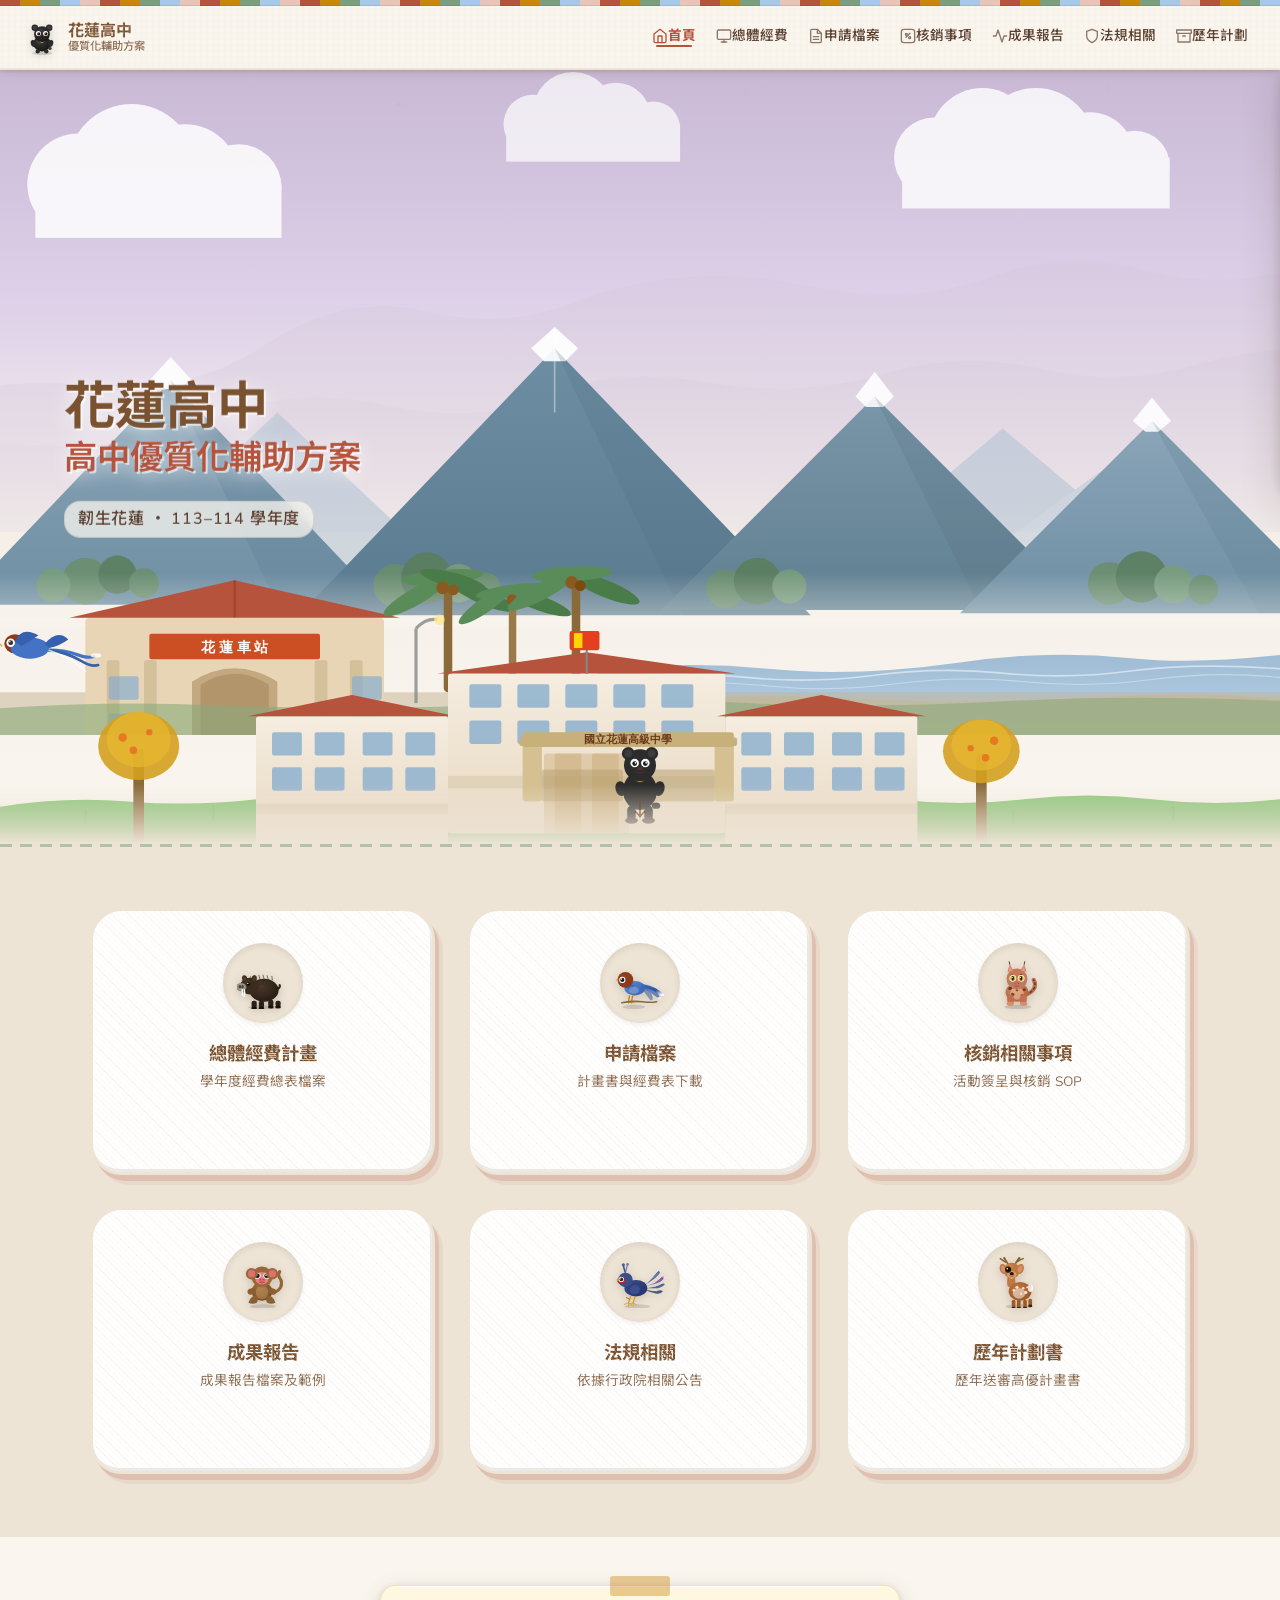
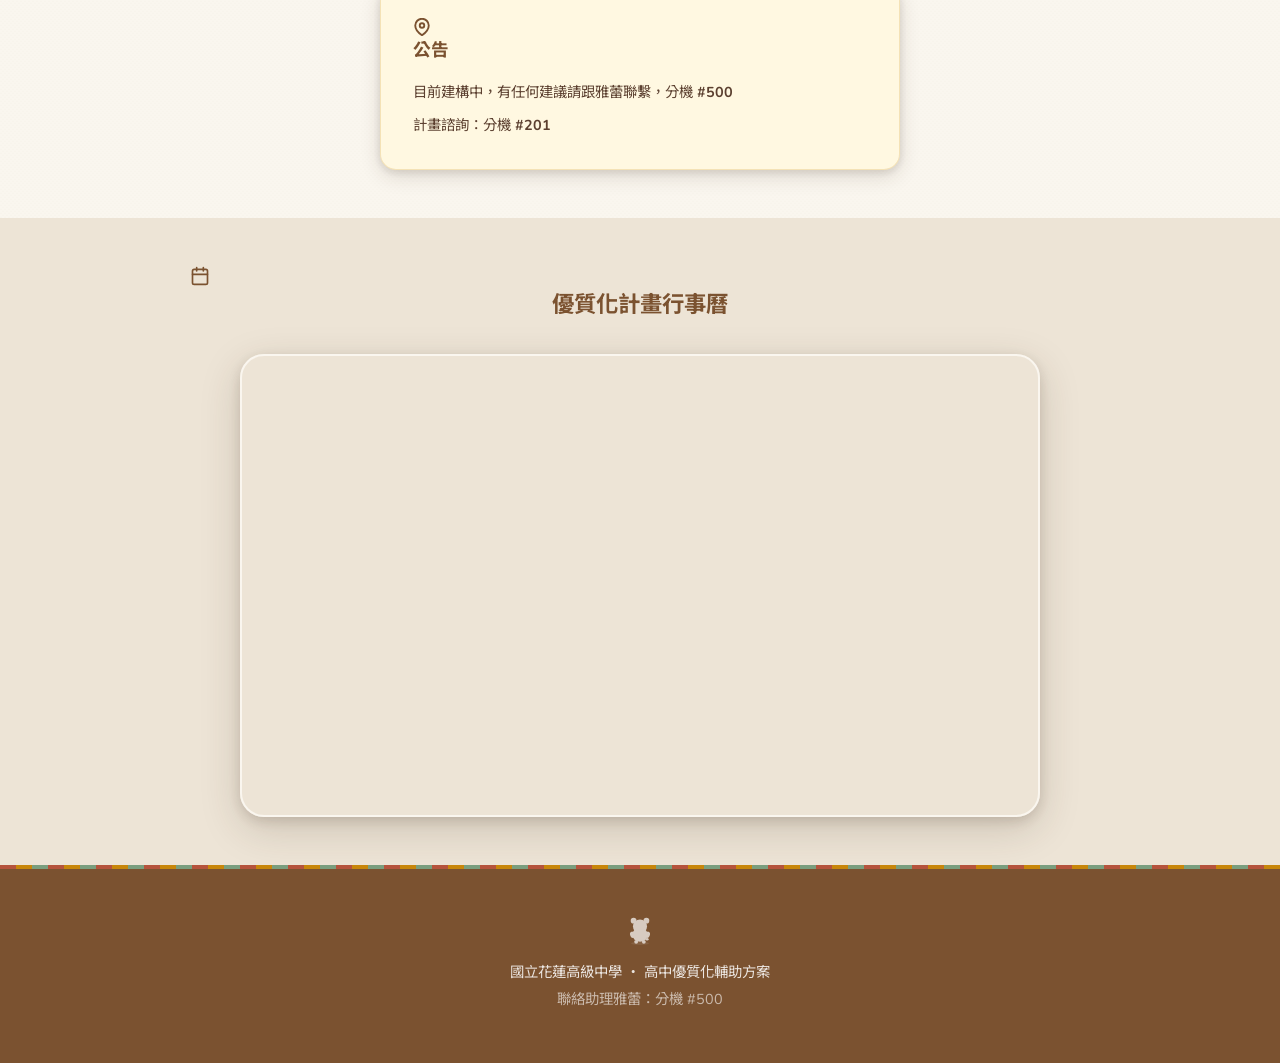
<file: index.html>
<!DOCTYPE html>
<html lang="zh-TW">
<head>
  <meta charset="UTF-8">
  <meta name="viewport" content="width=device-width, initial-scale=1.0">
  <title>花蓮高中 高中優質化輔助方案</title>
  <meta name="description" content="國立花蓮高級中學高中優質化輔助方案｜經費申請、核銷流程、成果報告">
  <link rel="preconnect" href="https://fonts.googleapis.com">
  <link href="https://fonts.googleapis.com/css2?family=Noto+Sans+TC:wght@400;500;700&family=Noto+Serif+TC:wght@600;700&display=swap" rel="stylesheet">
  <link rel="stylesheet" href="assets/css/main.css">
  <link rel="stylesheet" href="assets/css/scene.css">
  <link rel="stylesheet" href="assets/css/animations.css">
</head>
<body>

  <!-- SVG 濾鏡定義 -->
  <svg width="0" height="0" style="position:absolute;overflow:hidden;" aria-hidden="true">
    <defs>
      <filter id="wool-texture" x="0%" y="0%" width="100%" height="100%">
        <feTurbulence type="fractalNoise" baseFrequency="0.65" numOctaves="3" stitchTiles="stitch" result="noise"/>
        <feColorMatrix type="saturate" values="0" in="noise" result="grayNoise"/>
        <feBlend in="SourceGraphic" in2="grayNoise" mode="multiply" result="blend"/>
        <feComposite in="blend" in2="SourceGraphic" operator="in"/>
      </filter>
      <filter id="felt-bump" x="-5%" y="-5%" width="110%" height="110%">
        <feTurbulence type="turbulence" baseFrequency="0.02" numOctaves="4" result="noise"/>
        <feDisplacementMap in="SourceGraphic" in2="noise" scale="3" xChannelSelector="R" yChannelSelector="G"/>
      </filter>
    </defs>
  </svg>

  <!-- 頂部毛線裝飾條 -->
  <div class="yarn-decoration" role="presentation" aria-hidden="true"></div>

  <!-- 導覽列 -->
  <nav class="top-nav" role="navigation" aria-label="主要導覽">
    <a href="index.html" class="nav-logo">
      <img src="assets/svg/icon-bear.svg" alt="" class="nav-icon" width="36" height="36">
      <div class="nav-title">
        <span class="nav-title-main">花蓮高中</span>
        <span class="nav-title-sub">優質化輔助方案</span>
      </div>
    </a>
    <button class="nav-toggle" aria-label="開啟選單" aria-expanded="false" aria-controls="nav-drawer">
      <span class="hamburger"></span>
    </button>
    <!-- Skill: nav-label-icon — both icon AND text label required -->
    <!-- Skill: no-emoji-icons — use inline SVG, not emoji -->
    <ul class="nav-links" id="nav-links">
      <li><a href="index.html" class="nav-link">
        <svg class="nav-icon-svg" width="16" height="16" viewBox="0 0 24 24" fill="none" stroke="currentColor" stroke-width="2" stroke-linecap="round" stroke-linejoin="round" aria-hidden="true"><path d="M3 9l9-7 9 7v11a2 2 0 0 1-2 2H5a2 2 0 0 1-2-2z"/><polyline points="9 22 9 12 15 12 15 22"/></svg>
        首頁</a></li>
      <li><a href="budget.html" class="nav-link">
        <svg class="nav-icon-svg" width="16" height="16" viewBox="0 0 24 24" fill="none" stroke="currentColor" stroke-width="2" stroke-linecap="round" stroke-linejoin="round" aria-hidden="true"><rect x="2" y="3" width="20" height="14" rx="2"/><line x1="8" y1="21" x2="16" y2="21"/><line x1="12" y1="17" x2="12" y2="21"/></svg>
        總體經費</a></li>
      <li><a href="forms.html" class="nav-link">
        <svg class="nav-icon-svg" width="16" height="16" viewBox="0 0 24 24" fill="none" stroke="currentColor" stroke-width="2" stroke-linecap="round" stroke-linejoin="round" aria-hidden="true"><path d="M14 2H6a2 2 0 0 0-2 2v16a2 2 0 0 0 2 2h12a2 2 0 0 0 2-2V8z"/><polyline points="14 2 14 8 20 8"/><line x1="16" y1="13" x2="8" y2="13"/><line x1="16" y1="17" x2="8" y2="17"/></svg>
        申請檔案</a></li>
      <li><a href="voucher.html" class="nav-link">
        <svg class="nav-icon-svg" width="16" height="16" viewBox="0 0 24 24" fill="none" stroke="currentColor" stroke-width="2" stroke-linecap="round" stroke-linejoin="round" aria-hidden="true"><path d="M9 14l6-6"/><circle cx="9.5" cy="9.5" r="1.5"/><circle cx="14.5" cy="14.5" r="1.5"/><rect x="2" y="2" width="20" height="20" rx="4"/></svg>
        核銷事項</a></li>
      <li><a href="report.html" class="nav-link">
        <svg class="nav-icon-svg" width="16" height="16" viewBox="0 0 24 24" fill="none" stroke="currentColor" stroke-width="2" stroke-linecap="round" stroke-linejoin="round" aria-hidden="true"><polyline points="22 12 18 12 15 21 9 3 6 12 2 12"/></svg>
        成果報告</a></li>
      <li><a href="laws.html" class="nav-link">
        <svg class="nav-icon-svg" width="16" height="16" viewBox="0 0 24 24" fill="none" stroke="currentColor" stroke-width="2" stroke-linecap="round" stroke-linejoin="round" aria-hidden="true"><path d="M12 22s8-4 8-10V5l-8-3-8 3v7c0 6 8 10 8 10z"/></svg>
        法規相關</a></li>
      <li><a href="archive.html" class="nav-link">
        <svg class="nav-icon-svg" width="16" height="16" viewBox="0 0 24 24" fill="none" stroke="currentColor" stroke-width="2" stroke-linecap="round" stroke-linejoin="round" aria-hidden="true"><polyline points="21 8 21 21 3 21 3 8"/><rect x="1" y="3" width="22" height="5"/><line x1="10" y1="12" x2="14" y2="12"/></svg>
        歷年計劃</a></li>
    </ul>
  </nav>

  <!-- Mobile Drawer — Skill: no-emoji-icons, nav-label-icon -->
  <div class="nav-drawer" id="nav-drawer" aria-hidden="true">
    <ul>
      <li><a href="index.html">首頁</a></li>
      <li><a href="budget.html">總體經費計畫</a></li>
      <li><a href="forms.html">申請檔案</a></li>
      <li><a href="voucher.html">核銷相關事項</a></li>
      <li><a href="report.html">成果報告</a></li>
      <li><a href="laws.html">法規相關</a></li>
      <li><a href="archive.html">歷年計劃書</a></li>
    </ul>
  </div>
  <div class="nav-overlay" id="nav-overlay"></div>

  <!-- Hero 場景 -->
  <section class="miniature-scene" aria-label="花蓮微縮場景">
    <div class="scene-wrapper">
      <div class="scene-layer layer-sky">
        <img src="assets/svg/scene-sky.svg" alt="" role="presentation">
      </div>
      <div class="scene-layer layer-mountain">
        <img src="assets/svg/scene-mountain.svg" alt="太魯閣山景">
      </div>
      <div class="scene-layer layer-mid">
        <img src="assets/svg/scene-mid.svg" alt="花蓮車站與七星潭">
      </div>
      <div class="scene-layer layer-near">
        <img src="assets/svg/scene-school.svg" alt="花蓮高中校舍">
      </div>
    </div>
    <div class="scene-title">
      <h1>花蓮高中<br><span>高中優質化輔助方案</span></h1>
      <p>韌生花蓮 ・ 113–114 學年度</p>
    </div>
    <div class="scroll-hint" aria-hidden="true">
      <span>↓</span>
    </div>
  </section>

  <!-- 功能卡片區 -->
  <section class="cards-section" aria-label="功能選單">
    <div class="cards-container">
      <a href="budget.html" class="func-card" aria-label="總體經費計畫">
        <div class="card-icon"><img src="assets/svg/icon-boar.svg" alt="野豬" width="64" height="64"></div>
        <h2 class="card-title">總體經費計畫</h2>
        <p class="card-desc">學年度經費總表檔案</p>
        <span class="card-arrow">→</span>
      </a>
      <a href="forms.html" class="func-card" aria-label="申請檔案">
        <div class="card-icon"><img src="assets/svg/icon-blue-magpie.svg" alt="台灣藍鵲" width="64" height="64"></div>
        <h2 class="card-title">申請檔案</h2>
        <p class="card-desc">計畫書與經費表下載</p>
        <span class="card-arrow">→</span>
      </a>
      <a href="voucher.html" class="func-card" aria-label="核銷相關事項">
        <div class="card-icon"><img src="assets/svg/icon-leopard-cat.svg" alt="石虎" width="64" height="64"></div>
        <h2 class="card-title">核銷相關事項</h2>
        <p class="card-desc">活動簽呈與核銷 SOP</p>
        <span class="card-arrow">→</span>
      </a>
      <a href="report.html" class="func-card" aria-label="成果報告">
        <div class="card-icon"><img src="assets/svg/icon-macaque.svg" alt="台灣獼猴" width="64" height="64"></div>
        <h2 class="card-title">成果報告</h2>
        <p class="card-desc">成果報告檔案及範例</p>
        <span class="card-arrow">→</span>
      </a>
      <a href="laws.html" class="func-card" aria-label="法規相關">
        <div class="card-icon"><img src="assets/svg/icon-pheasant.svg" alt="帝雉" width="64" height="64"></div>
        <h2 class="card-title">法規相關</h2>
        <p class="card-desc">依據行政院相關公告</p>
        <span class="card-arrow">→</span>
      </a>
      <a href="archive.html" class="func-card" aria-label="歷年計劃書">
        <div class="card-icon"><img src="assets/svg/icon-deer.svg" alt="梅花鹿" width="64" height="64"></div>
        <h2 class="card-title">歷年計劃書</h2>
        <p class="card-desc">歷年送審高優計畫書</p>
        <span class="card-arrow">→</span>
      </a>
    </div>
  </section>

  <!-- 公告區 -->
  <section class="notice-section" aria-label="最新公告">
    <div class="content-container">
      <div class="notice-sticky">
        <div class="notice-tape"></div>
        <h3 class="notice-title">
          <svg width="18" height="18" viewBox="0 0 24 24" fill="none" stroke="currentColor" stroke-width="2.5" stroke-linecap="round" stroke-linejoin="round" aria-hidden="true"><path d="M21 10c0 7-9 13-9 13s-9-6-9-13a9 9 0 0 1 18 0z"/><circle cx="12" cy="10" r="3"/></svg>
          公告
        </h3>
        <p>目前建構中，有任何建議請跟雅蕾聯繫，分機 <strong>#500</strong></p>
        <p>計畫諮詢：分機 <strong>#201</strong></p>
      </div>
    </div>
  </section>

  <!-- Google Calendar -->
  <section class="calendar-section" aria-label="行事曆">
    <div class="content-container">
      <h2 class="section-title">
        <svg width="20" height="20" viewBox="0 0 24 24" fill="none" stroke="currentColor" stroke-width="2" stroke-linecap="round" stroke-linejoin="round" aria-hidden="true"><rect x="3" y="4" width="18" height="18" rx="2" ry="2"/><line x1="16" y1="2" x2="16" y2="6"/><line x1="8" y1="2" x2="8" y2="6"/><line x1="3" y1="10" x2="21" y2="10"/></svg>
        優質化計畫行事曆
      </h2>
      <div class="calendar-wrapper">
        <iframe src="https://calendar.google.com/calendar/embed?height=500&wkst=1&bgcolor=%23FAF6EF&ctz=Asia%2FTaipei&showTitle=0&showNav=1&showDate=1&showPrint=0&showTabs=0&showCalendars=0"
          style="border:0" width="100%" height="450" frameborder="0" scrolling="no"
          title="花蓮高中優質化計畫行事曆">
        </iframe>
      </div>
    </div>
  </section>

  <footer class="site-footer">
    <div class="content-container">
      <img src="assets/svg/icon-bear.svg" alt="" width="32" height="32" class="footer-bear">
      <p>國立花蓮高級中學 ・ 高中優質化輔助方案</p>
      <p class="footer-contact">聯絡助理雅蕾：分機 #500</p>
    </div>
  </footer>

  <script src="assets/js/nav.js"></script>
  <script src="assets/js/scene.js"></script>
</body>
</html>
</file>
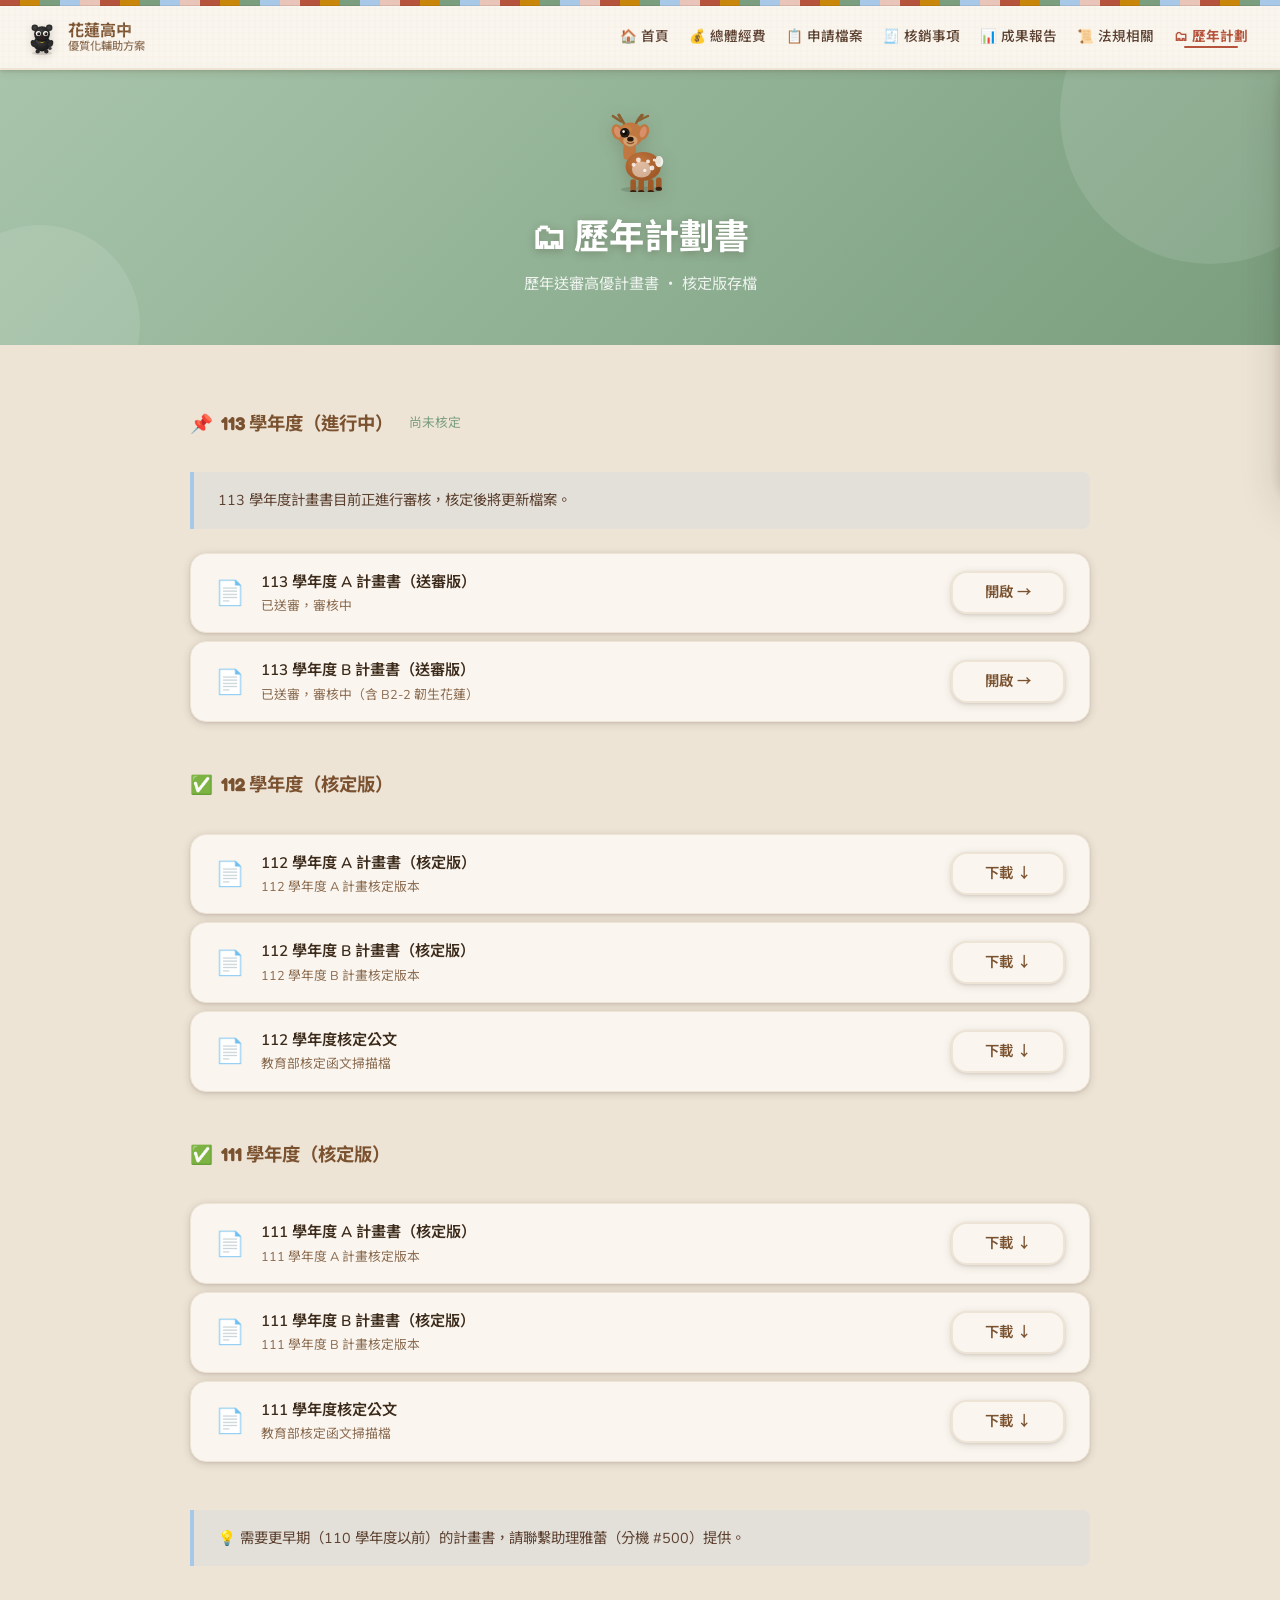
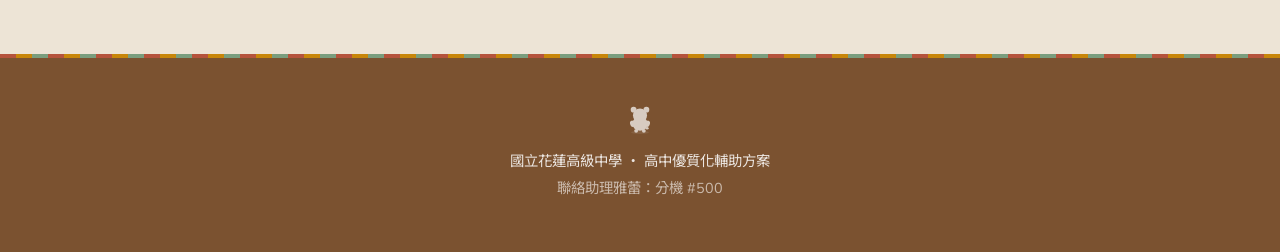
<file: archive.html>
<!DOCTYPE html>
<html lang="zh-TW">
<head>
  <meta charset="UTF-8">
  <meta name="viewport" content="width=device-width, initial-scale=1.0">
  <title>歷年計劃書 — 花蓮高中優質化</title>
  <link rel="preconnect" href="https://fonts.googleapis.com">
  <link href="https://fonts.googleapis.com/css2?family=Noto+Sans+TC:wght@400;500;700&family=Noto+Serif+TC:wght@600;700&display=swap" rel="stylesheet">
  <link rel="stylesheet" href="assets/css/main.css">
  <link rel="stylesheet" href="assets/css/animations.css">
</head>
<body>

  <div class="yarn-decoration" role="presentation" aria-hidden="true"></div>

  <nav class="top-nav" role="navigation" aria-label="主要導覽">
    <a href="index.html" class="nav-logo">
      <img src="assets/svg/icon-bear.svg" alt="" class="nav-icon" width="36" height="36">
      <div class="nav-title">
        <span class="nav-title-main">花蓮高中</span>
        <span class="nav-title-sub">優質化輔助方案</span>
      </div>
    </a>
    <button class="nav-toggle" aria-label="開啟選單" aria-expanded="false" aria-controls="nav-drawer">
      <span class="hamburger"></span>
    </button>
    <ul class="nav-links" id="nav-links">
      <li><a href="index.html" class="nav-link">🏠 首頁</a></li>
      <li><a href="budget.html" class="nav-link">💰 總體經費</a></li>
      <li><a href="forms.html" class="nav-link">📋 申請檔案</a></li>
      <li><a href="voucher.html" class="nav-link">🧾 核銷事項</a></li>
      <li><a href="report.html" class="nav-link">📊 成果報告</a></li>
      <li><a href="laws.html" class="nav-link">📜 法規相關</a></li>
      <li><a href="archive.html" class="nav-link">🗂 歷年計劃</a></li>
    </ul>
  </nav>

  <div class="nav-drawer" id="nav-drawer" aria-hidden="true">
    <ul>
      <li><a href="index.html">🏠 首頁</a></li>
      <li><a href="budget.html">💰 總體經費計畫</a></li>
      <li><a href="forms.html">📋 申請檔案</a></li>
      <li><a href="voucher.html">🧾 核銷相關事項</a></li>
      <li><a href="report.html">📊 成果報告</a></li>
      <li><a href="laws.html">📜 法規相關</a></li>
      <li><a href="archive.html">🗂 歷年計劃書</a></li>
    </ul>
  </div>
  <div class="nav-overlay" id="nav-overlay"></div>

  <!-- Page Hero（梅花鹿，sage 色系） -->
  <div class="page-hero page-hero--sage">
    <div>
      <img src="assets/svg/icon-deer.svg" alt="" class="page-hero__icon">
      <h1 class="page-hero__title">🗂 歷年計劃書</h1>
      <p class="page-hero__subtitle">歷年送審高優計畫書 ・ 核定版存檔</p>
    </div>
  </div>

  <!-- 歷年計劃書 -->
  <section class="content-section">
    <div class="content-container">

      <!-- 113 學年度 -->
      <div class="download-group">
        <h2 class="download-group-title">
          <span>📌</span> 113 學年度（進行中）
          <span style="font-size:0.8rem;font-weight:400;color:var(--sage);margin-left:0.5rem;">尚未核定</span>
        </h2>

        <div class="info-box">
          113 學年度計畫書目前正進行審核，核定後將更新檔案。
        </div>

        <div class="download-item">
          <span class="download-item__icon">📄</span>
          <div class="download-item__info">
            <div class="download-item__name">113 學年度 A 計畫書（送審版）</div>
            <div class="download-item__desc">已送審，審核中</div>
          </div>
          <div class="download-item__btn">
            <a href="#" class="btn btn-secondary" target="_blank" rel="noopener">開啟 →</a>
          </div>
        </div>

        <div class="download-item">
          <span class="download-item__icon">📄</span>
          <div class="download-item__info">
            <div class="download-item__name">113 學年度 B 計畫書（送審版）</div>
            <div class="download-item__desc">已送審，審核中（含 B2-2 韌生花蓮）</div>
          </div>
          <div class="download-item__btn">
            <a href="#" class="btn btn-secondary" target="_blank" rel="noopener">開啟 →</a>
          </div>
        </div>
      </div>

      <!-- 112 學年度 -->
      <div class="download-group">
        <h2 class="download-group-title">
          <span>✅</span> 112 學年度（核定版）
        </h2>

        <div class="download-item">
          <span class="download-item__icon">📄</span>
          <div class="download-item__info">
            <div class="download-item__name">112 學年度 A 計畫書（核定版）</div>
            <div class="download-item__desc">112 學年度 A 計畫核定版本</div>
          </div>
          <div class="download-item__btn">
            <a href="#" class="btn btn-secondary" target="_blank" rel="noopener">下載 ↓</a>
          </div>
        </div>

        <div class="download-item">
          <span class="download-item__icon">📄</span>
          <div class="download-item__info">
            <div class="download-item__name">112 學年度 B 計畫書（核定版）</div>
            <div class="download-item__desc">112 學年度 B 計畫核定版本</div>
          </div>
          <div class="download-item__btn">
            <a href="#" class="btn btn-secondary" target="_blank" rel="noopener">下載 ↓</a>
          </div>
        </div>

        <div class="download-item">
          <span class="download-item__icon">📄</span>
          <div class="download-item__info">
            <div class="download-item__name">112 學年度核定公文</div>
            <div class="download-item__desc">教育部核定函文掃描檔</div>
          </div>
          <div class="download-item__btn">
            <a href="#" class="btn btn-secondary" target="_blank" rel="noopener">下載 ↓</a>
          </div>
        </div>
      </div>

      <!-- 111 學年度 -->
      <div class="download-group">
        <h2 class="download-group-title">
          <span>✅</span> 111 學年度（核定版）
        </h2>

        <div class="download-item">
          <span class="download-item__icon">📄</span>
          <div class="download-item__info">
            <div class="download-item__name">111 學年度 A 計畫書（核定版）</div>
            <div class="download-item__desc">111 學年度 A 計畫核定版本</div>
          </div>
          <div class="download-item__btn">
            <a href="#" class="btn btn-secondary" target="_blank" rel="noopener">下載 ↓</a>
          </div>
        </div>

        <div class="download-item">
          <span class="download-item__icon">📄</span>
          <div class="download-item__info">
            <div class="download-item__name">111 學年度 B 計畫書（核定版）</div>
            <div class="download-item__desc">111 學年度 B 計畫核定版本</div>
          </div>
          <div class="download-item__btn">
            <a href="#" class="btn btn-secondary" target="_blank" rel="noopener">下載 ↓</a>
          </div>
        </div>

        <div class="download-item">
          <span class="download-item__icon">📄</span>
          <div class="download-item__info">
            <div class="download-item__name">111 學年度核定公文</div>
            <div class="download-item__desc">教育部核定函文掃描檔</div>
          </div>
          <div class="download-item__btn">
            <a href="#" class="btn btn-secondary" target="_blank" rel="noopener">下載 ↓</a>
          </div>
        </div>
      </div>

      <div class="info-box">
        💡 需要更早期（110 學年度以前）的計畫書，請聯繫助理雅蕾（分機 #500）提供。
      </div>

    </div>
  </section>

  <footer class="site-footer">
    <div class="content-container">
      <img src="assets/svg/icon-bear.svg" alt="" width="32" height="32" class="footer-bear">
      <p>國立花蓮高級中學 ・ 高中優質化輔助方案</p>
      <p class="footer-contact">聯絡助理雅蕾：分機 #500</p>
    </div>
  </footer>

  <script src="assets/js/nav.js"></script>
  <script src="assets/js/scene.js"></script>
</body>
</html>
</file>
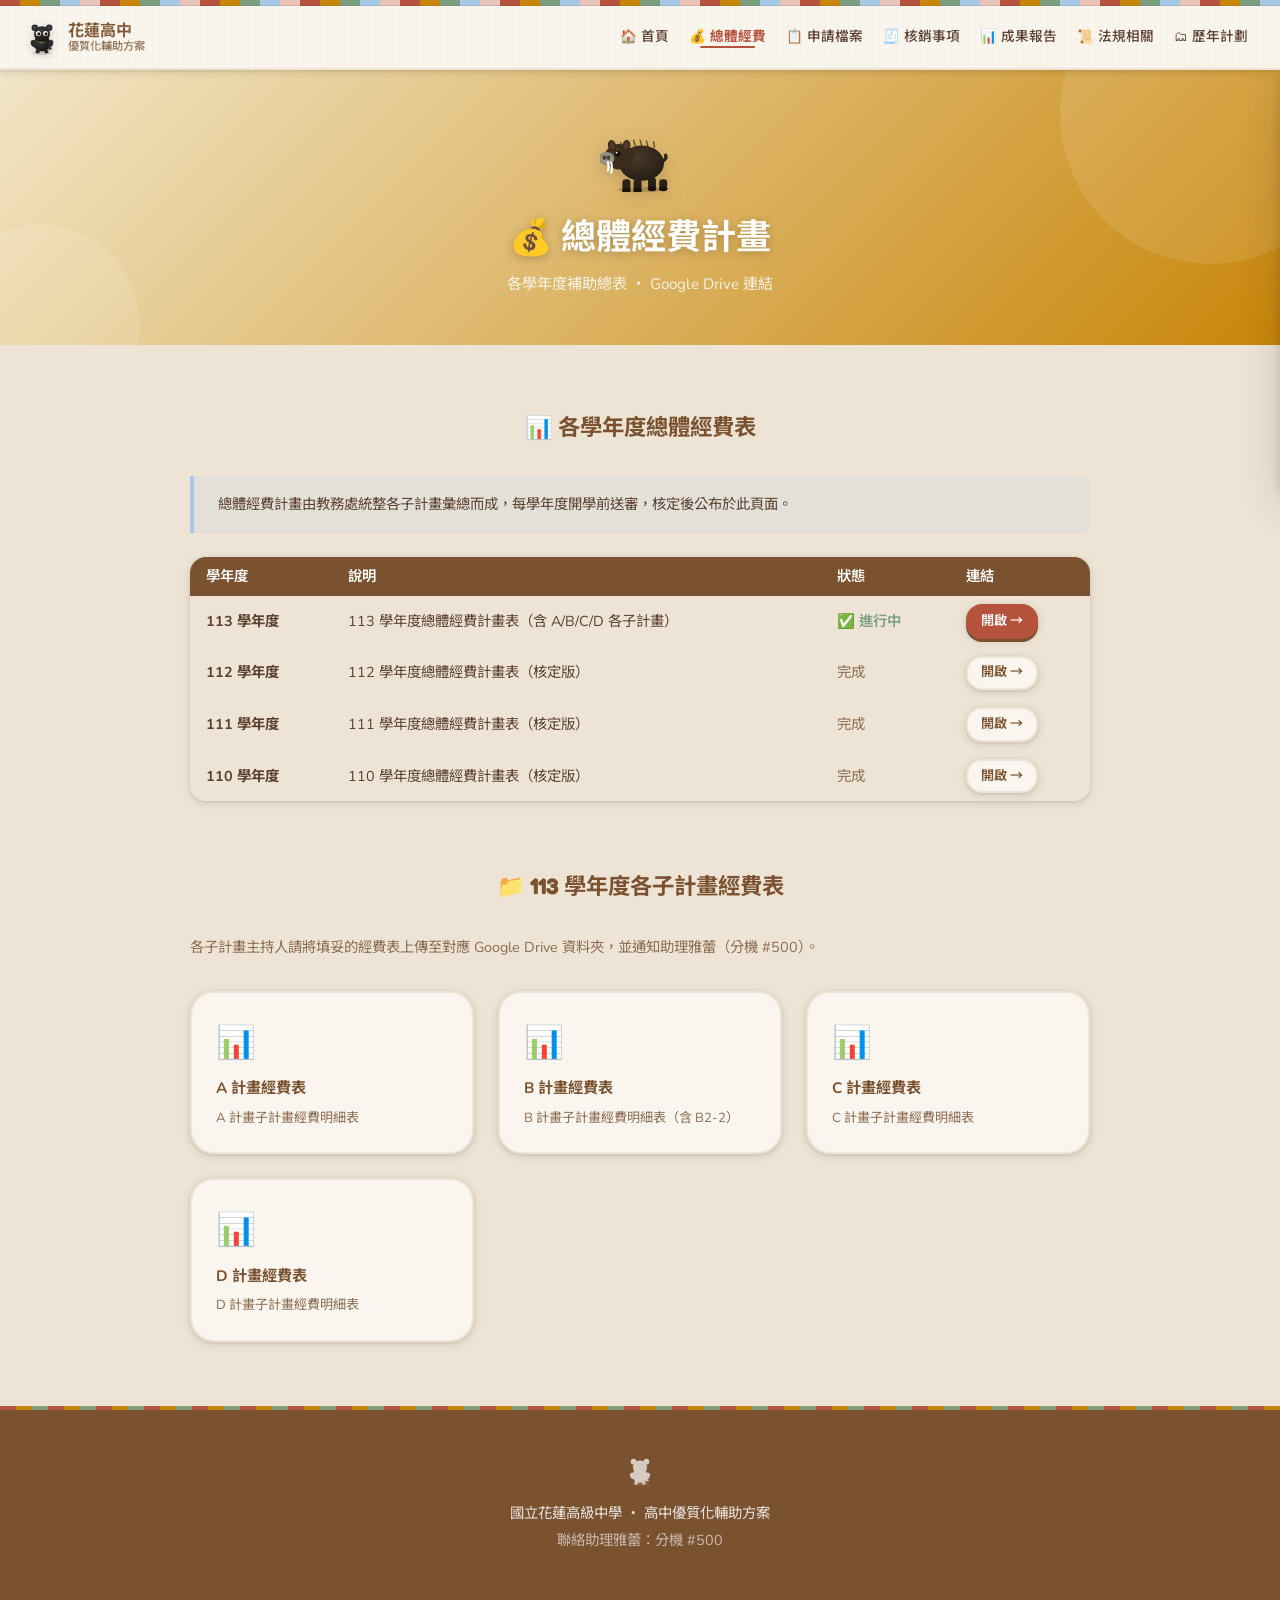
<file: budget.html>
<!DOCTYPE html>
<html lang="zh-TW">
<head>
  <meta charset="UTF-8">
  <meta name="viewport" content="width=device-width, initial-scale=1.0">
  <title>總體經費計畫 — 花蓮高中優質化</title>
  <link rel="preconnect" href="https://fonts.googleapis.com">
  <link href="https://fonts.googleapis.com/css2?family=Noto+Sans+TC:wght@400;500;700&family=Noto+Serif+TC:wght@600;700&display=swap" rel="stylesheet">
  <link rel="stylesheet" href="assets/css/main.css">
  <link rel="stylesheet" href="assets/css/animations.css">
</head>
<body>

  <div class="yarn-decoration" role="presentation" aria-hidden="true"></div>

  <nav class="top-nav" role="navigation" aria-label="主要導覽">
    <a href="index.html" class="nav-logo">
      <img src="assets/svg/icon-bear.svg" alt="" class="nav-icon" width="36" height="36">
      <div class="nav-title">
        <span class="nav-title-main">花蓮高中</span>
        <span class="nav-title-sub">優質化輔助方案</span>
      </div>
    </a>
    <button class="nav-toggle" aria-label="開啟選單" aria-expanded="false" aria-controls="nav-drawer">
      <span class="hamburger"></span>
    </button>
    <ul class="nav-links" id="nav-links">
      <li><a href="index.html" class="nav-link">🏠 首頁</a></li>
      <li><a href="budget.html" class="nav-link">💰 總體經費</a></li>
      <li><a href="forms.html" class="nav-link">📋 申請檔案</a></li>
      <li><a href="voucher.html" class="nav-link">🧾 核銷事項</a></li>
      <li><a href="report.html" class="nav-link">📊 成果報告</a></li>
      <li><a href="laws.html" class="nav-link">📜 法規相關</a></li>
      <li><a href="archive.html" class="nav-link">🗂 歷年計劃</a></li>
    </ul>
  </nav>

  <div class="nav-drawer" id="nav-drawer" aria-hidden="true">
    <ul>
      <li><a href="index.html">🏠 首頁</a></li>
      <li><a href="budget.html">💰 總體經費計畫</a></li>
      <li><a href="forms.html">📋 申請檔案</a></li>
      <li><a href="voucher.html">🧾 核銷相關事項</a></li>
      <li><a href="report.html">📊 成果報告</a></li>
      <li><a href="laws.html">📜 法規相關</a></li>
      <li><a href="archive.html">🗂 歷年計劃書</a></li>
    </ul>
  </div>
  <div class="nav-overlay" id="nav-overlay"></div>

  <!-- Page Hero（野豬，gold 色系） -->
  <div class="page-hero page-hero--gold">
    <div>
      <img src="assets/svg/icon-boar.svg" alt="" class="page-hero__icon">
      <h1 class="page-hero__title">💰 總體經費計畫</h1>
      <p class="page-hero__subtitle">各學年度補助總表 ・ Google Drive 連結</p>
    </div>
  </div>

  <!-- 總體經費表 -->
  <section class="content-section">
    <div class="content-container">
      <h2 class="section-title">📊 各學年度總體經費表</h2>
      <div class="info-box">
        總體經費計畫由教務處統整各子計畫彙總而成，每學年度開學前送審，核定後公布於此頁面。
      </div>

      <table class="rate-table">
        <thead>
          <tr>
            <th>學年度</th>
            <th>說明</th>
            <th>狀態</th>
            <th>連結</th>
          </tr>
        </thead>
        <tbody>
          <tr>
            <td><strong>113 學年度</strong></td>
            <td>113 學年度總體經費計畫表（含 A/B/C/D 各子計畫）</td>
            <td><span style="color:var(--sage);font-weight:600;">✅ 進行中</span></td>
            <td><a href="#" class="btn btn-primary" target="_blank" rel="noopener" style="font-size:0.82rem;padding:0.3rem 0.8rem;">開啟 →</a></td>
          </tr>
          <tr>
            <td><strong>112 學年度</strong></td>
            <td>112 學年度總體經費計畫表（核定版）</td>
            <td><span style="color:var(--text-light);">完成</span></td>
            <td><a href="#" class="btn btn-secondary" target="_blank" rel="noopener" style="font-size:0.82rem;padding:0.3rem 0.8rem;">開啟 →</a></td>
          </tr>
          <tr>
            <td><strong>111 學年度</strong></td>
            <td>111 學年度總體經費計畫表（核定版）</td>
            <td><span style="color:var(--text-light);">完成</span></td>
            <td><a href="#" class="btn btn-secondary" target="_blank" rel="noopener" style="font-size:0.82rem;padding:0.3rem 0.8rem;">開啟 →</a></td>
          </tr>
          <tr>
            <td><strong>110 學年度</strong></td>
            <td>110 學年度總體經費計畫表（核定版）</td>
            <td><span style="color:var(--text-light);">完成</span></td>
            <td><a href="#" class="btn btn-secondary" target="_blank" rel="noopener" style="font-size:0.82rem;padding:0.3rem 0.8rem;">開啟 →</a></td>
          </tr>
        </tbody>
      </table>

      <div class="section-divider"></div>

      <h2 class="section-title">📁 113 學年度各子計畫經費表</h2>
      <p style="color:var(--text-light);margin-bottom:var(--space-xl);font-size:0.9rem;">
        各子計畫主持人請將填妥的經費表上傳至對應 Google Drive 資料夾，並通知助理雅蕾（分機 #500）。
      </p>

      <div class="link-cards">
        <a href="#" class="link-card" target="_blank" rel="noopener">
          <span class="link-card__icon">📊</span>
          <span class="link-card__title">A 計畫經費表</span>
          <span class="link-card__desc">A 計畫子計畫經費明細表</span>
        </a>
        <a href="#" class="link-card" target="_blank" rel="noopener">
          <span class="link-card__icon">📊</span>
          <span class="link-card__title">B 計畫經費表</span>
          <span class="link-card__desc">B 計畫子計畫經費明細表（含 B2-2）</span>
        </a>
        <a href="#" class="link-card" target="_blank" rel="noopener">
          <span class="link-card__icon">📊</span>
          <span class="link-card__title">C 計畫經費表</span>
          <span class="link-card__desc">C 計畫子計畫經費明細表</span>
        </a>
        <a href="#" class="link-card" target="_blank" rel="noopener">
          <span class="link-card__icon">📊</span>
          <span class="link-card__title">D 計畫經費表</span>
          <span class="link-card__desc">D 計畫子計畫經費明細表</span>
        </a>
      </div>
    </div>
  </section>

  <footer class="site-footer">
    <div class="content-container">
      <img src="assets/svg/icon-bear.svg" alt="" width="32" height="32" class="footer-bear">
      <p>國立花蓮高級中學 ・ 高中優質化輔助方案</p>
      <p class="footer-contact">聯絡助理雅蕾：分機 #500</p>
    </div>
  </footer>

  <script src="assets/js/nav.js"></script>
  <script src="assets/js/scene.js"></script>
</body>
</html>
</file>
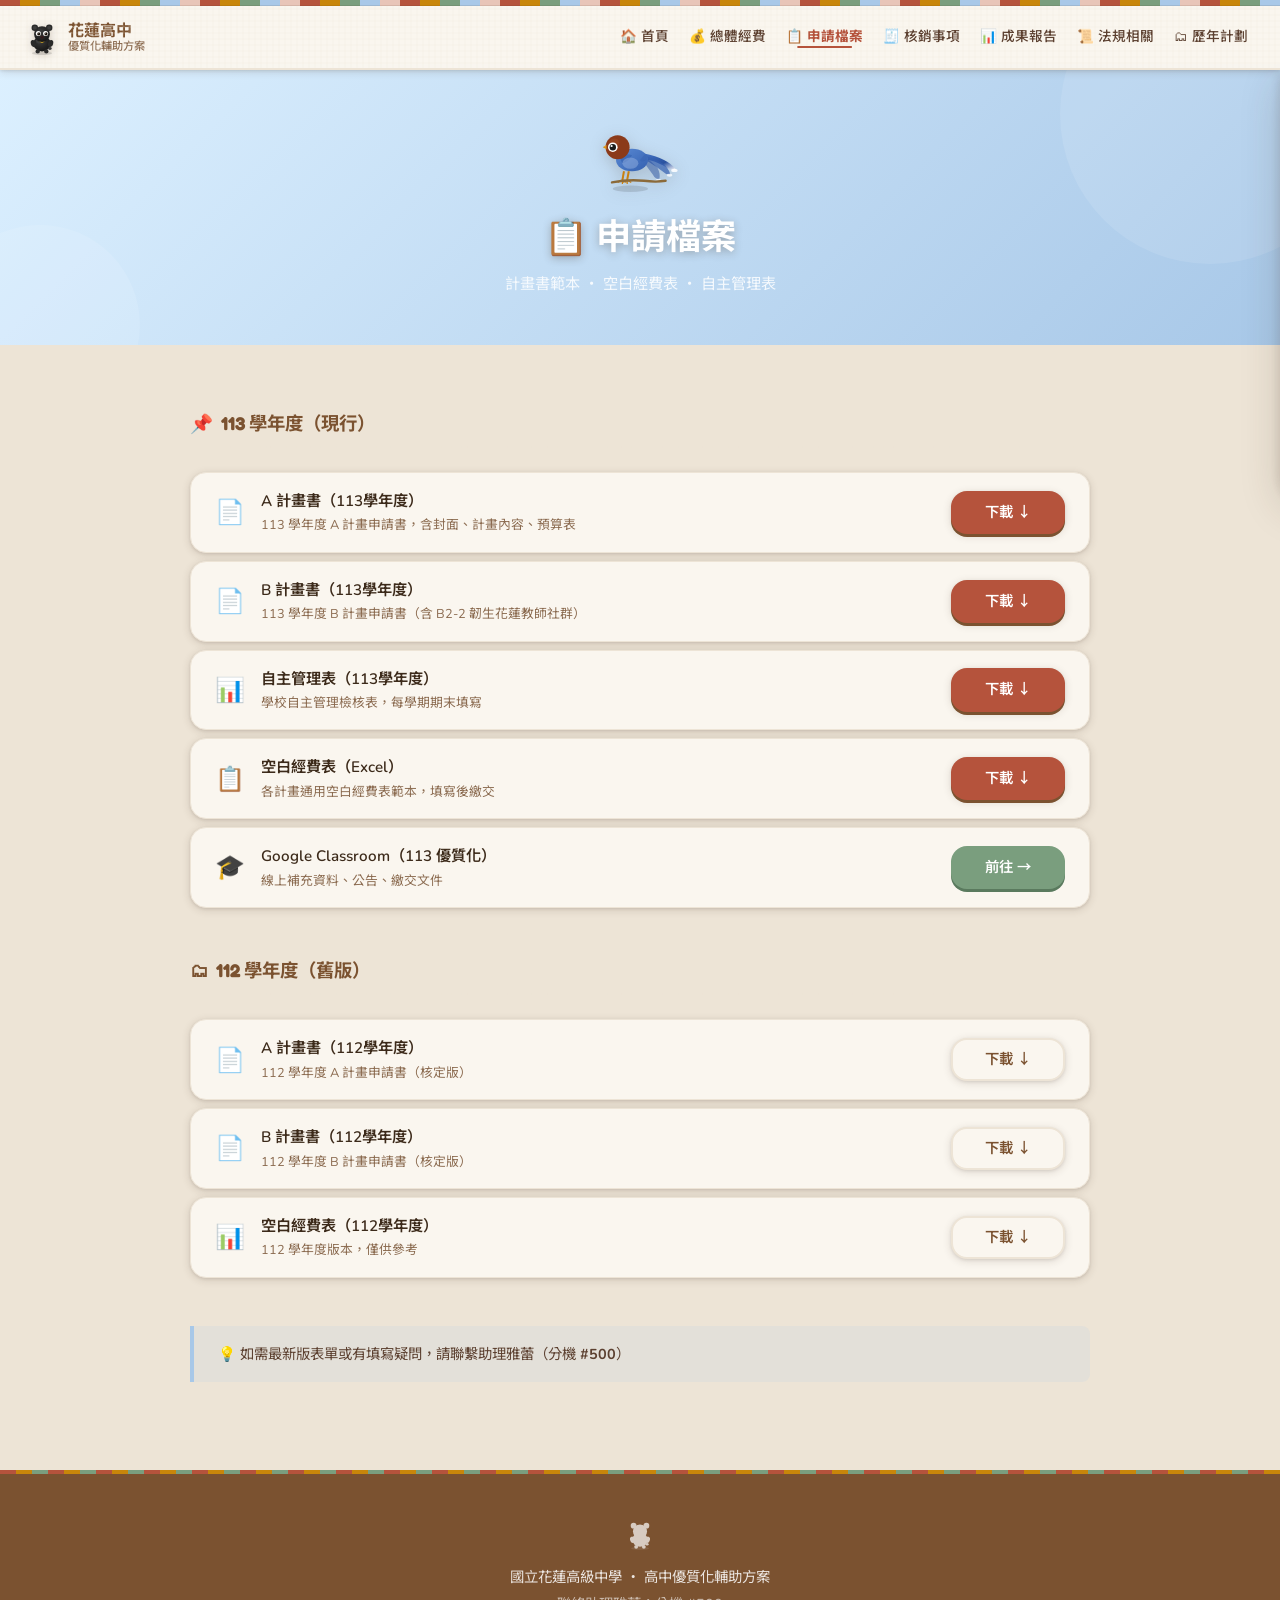
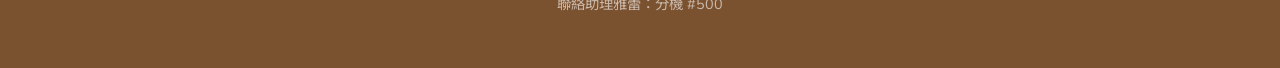
<file: forms.html>
<!DOCTYPE html>
<html lang="zh-TW">
<head>
  <meta charset="UTF-8">
  <meta name="viewport" content="width=device-width, initial-scale=1.0">
  <title>申請檔案 — 花蓮高中優質化</title>
  <link rel="preconnect" href="https://fonts.googleapis.com">
  <link href="https://fonts.googleapis.com/css2?family=Noto+Sans+TC:wght@400;500;700&family=Noto+Serif+TC:wght@600;700&display=swap" rel="stylesheet">
  <link rel="stylesheet" href="assets/css/main.css">
  <link rel="stylesheet" href="assets/css/animations.css">
</head>
<body>

  <div class="yarn-decoration" role="presentation" aria-hidden="true"></div>

  <nav class="top-nav" role="navigation" aria-label="主要導覽">
    <a href="index.html" class="nav-logo">
      <img src="assets/svg/icon-bear.svg" alt="" class="nav-icon" width="36" height="36">
      <div class="nav-title">
        <span class="nav-title-main">花蓮高中</span>
        <span class="nav-title-sub">優質化輔助方案</span>
      </div>
    </a>
    <button class="nav-toggle" aria-label="開啟選單" aria-expanded="false" aria-controls="nav-drawer">
      <span class="hamburger"></span>
    </button>
    <ul class="nav-links" id="nav-links">
      <li><a href="index.html" class="nav-link">🏠 首頁</a></li>
      <li><a href="budget.html" class="nav-link">💰 總體經費</a></li>
      <li><a href="forms.html" class="nav-link">📋 申請檔案</a></li>
      <li><a href="voucher.html" class="nav-link">🧾 核銷事項</a></li>
      <li><a href="report.html" class="nav-link">📊 成果報告</a></li>
      <li><a href="laws.html" class="nav-link">📜 法規相關</a></li>
      <li><a href="archive.html" class="nav-link">🗂 歷年計劃</a></li>
    </ul>
  </nav>

  <div class="nav-drawer" id="nav-drawer" aria-hidden="true">
    <ul>
      <li><a href="index.html">🏠 首頁</a></li>
      <li><a href="budget.html">💰 總體經費計畫</a></li>
      <li><a href="forms.html">📋 申請檔案</a></li>
      <li><a href="voucher.html">🧾 核銷相關事項</a></li>
      <li><a href="report.html">📊 成果報告</a></li>
      <li><a href="laws.html">📜 法規相關</a></li>
      <li><a href="archive.html">🗂 歷年計劃書</a></li>
    </ul>
  </div>
  <div class="nav-overlay" id="nav-overlay"></div>

  <!-- Page Hero（藍鵲，sky 色系） -->
  <div class="page-hero page-hero--sky">
    <div>
      <img src="assets/svg/icon-blue-magpie.svg" alt="" class="page-hero__icon">
      <h1 class="page-hero__title">📋 申請檔案</h1>
      <p class="page-hero__subtitle">計畫書範本 ・ 空白經費表 ・ 自主管理表</p>
    </div>
  </div>

  <!-- 113 學年度 -->
  <section class="content-section">
    <div class="content-container">

      <div class="download-group">
        <h2 class="download-group-title">
          <span>📌</span> 113 學年度（現行）
        </h2>

        <div class="download-item">
          <span class="download-item__icon">📄</span>
          <div class="download-item__info">
            <div class="download-item__name">A 計畫書（113學年度）</div>
            <div class="download-item__desc">113 學年度 A 計畫申請書，含封面、計畫內容、預算表</div>
          </div>
          <div class="download-item__btn">
            <a href="#" class="btn btn-primary" target="_blank" rel="noopener">下載 ↓</a>
          </div>
        </div>

        <div class="download-item">
          <span class="download-item__icon">📄</span>
          <div class="download-item__info">
            <div class="download-item__name">B 計畫書（113學年度）</div>
            <div class="download-item__desc">113 學年度 B 計畫申請書（含 B2-2 韌生花蓮教師社群）</div>
          </div>
          <div class="download-item__btn">
            <a href="#" class="btn btn-primary" target="_blank" rel="noopener">下載 ↓</a>
          </div>
        </div>

        <div class="download-item">
          <span class="download-item__icon">📊</span>
          <div class="download-item__info">
            <div class="download-item__name">自主管理表（113學年度）</div>
            <div class="download-item__desc">學校自主管理檢核表，每學期期末填寫</div>
          </div>
          <div class="download-item__btn">
            <a href="#" class="btn btn-primary" target="_blank" rel="noopener">下載 ↓</a>
          </div>
        </div>

        <div class="download-item">
          <span class="download-item__icon">📋</span>
          <div class="download-item__info">
            <div class="download-item__name">空白經費表（Excel）</div>
            <div class="download-item__desc">各計畫通用空白經費表範本，填寫後繳交</div>
          </div>
          <div class="download-item__btn">
            <a href="#" class="btn btn-primary" target="_blank" rel="noopener">下載 ↓</a>
          </div>
        </div>

        <div class="download-item">
          <span class="download-item__icon">🎓</span>
          <div class="download-item__info">
            <div class="download-item__name">Google Classroom（113 優質化）</div>
            <div class="download-item__desc">線上補充資料、公告、繳交文件</div>
          </div>
          <div class="download-item__btn">
            <a href="#" class="btn btn-sage" target="_blank" rel="noopener">前往 →</a>
          </div>
        </div>
      </div>

      <!-- 112 學年度 -->
      <div class="download-group">
        <h2 class="download-group-title">
          <span>🗂</span> 112 學年度（舊版）
        </h2>

        <div class="download-item">
          <span class="download-item__icon">📄</span>
          <div class="download-item__info">
            <div class="download-item__name">A 計畫書（112學年度）</div>
            <div class="download-item__desc">112 學年度 A 計畫申請書（核定版）</div>
          </div>
          <div class="download-item__btn">
            <a href="#" class="btn btn-secondary" target="_blank" rel="noopener">下載 ↓</a>
          </div>
        </div>

        <div class="download-item">
          <span class="download-item__icon">📄</span>
          <div class="download-item__info">
            <div class="download-item__name">B 計畫書（112學年度）</div>
            <div class="download-item__desc">112 學年度 B 計畫申請書（核定版）</div>
          </div>
          <div class="download-item__btn">
            <a href="#" class="btn btn-secondary" target="_blank" rel="noopener">下載 ↓</a>
          </div>
        </div>

        <div class="download-item">
          <span class="download-item__icon">📊</span>
          <div class="download-item__info">
            <div class="download-item__name">空白經費表（112學年度）</div>
            <div class="download-item__desc">112 學年度版本，僅供參考</div>
          </div>
          <div class="download-item__btn">
            <a href="#" class="btn btn-secondary" target="_blank" rel="noopener">下載 ↓</a>
          </div>
        </div>

      </div>

      <div class="info-box">
        💡 如需最新版表單或有填寫疑問，請聯繫助理雅蕾（分機 <strong>#500</strong>）
      </div>

    </div>
  </section>

  <footer class="site-footer">
    <div class="content-container">
      <img src="assets/svg/icon-bear.svg" alt="" width="32" height="32" class="footer-bear">
      <p>國立花蓮高級中學 ・ 高中優質化輔助方案</p>
      <p class="footer-contact">聯絡助理雅蕾：分機 #500</p>
    </div>
  </footer>

  <script src="assets/js/nav.js"></script>
  <script src="assets/js/scene.js"></script>
</body>
</html>
</file>
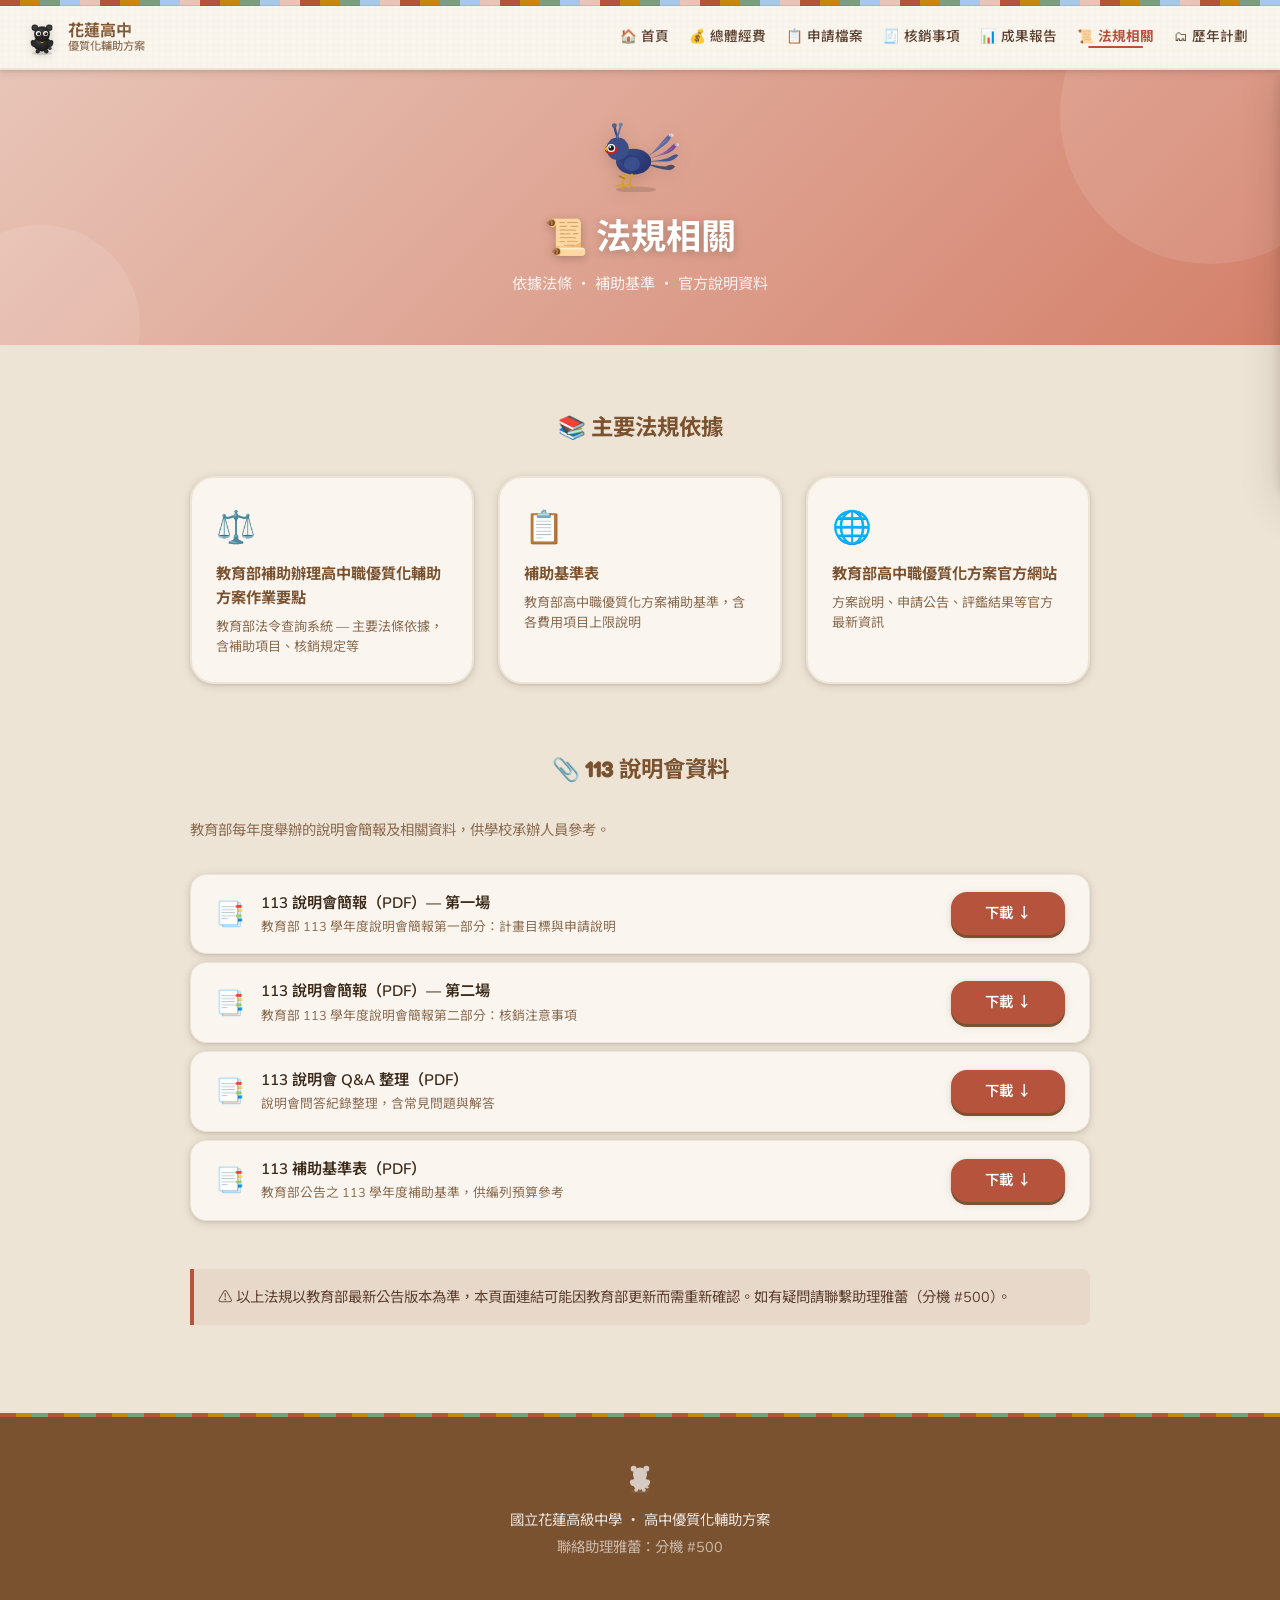
<file: laws.html>
<!DOCTYPE html>
<html lang="zh-TW">
<head>
  <meta charset="UTF-8">
  <meta name="viewport" content="width=device-width, initial-scale=1.0">
  <title>法規相關 — 花蓮高中優質化</title>
  <link rel="preconnect" href="https://fonts.googleapis.com">
  <link href="https://fonts.googleapis.com/css2?family=Noto+Sans+TC:wght@400;500;700&family=Noto+Serif+TC:wght@600;700&display=swap" rel="stylesheet">
  <link rel="stylesheet" href="assets/css/main.css">
  <link rel="stylesheet" href="assets/css/animations.css">
</head>
<body>

  <div class="yarn-decoration" role="presentation" aria-hidden="true"></div>

  <nav class="top-nav" role="navigation" aria-label="主要導覽">
    <a href="index.html" class="nav-logo">
      <img src="assets/svg/icon-bear.svg" alt="" class="nav-icon" width="36" height="36">
      <div class="nav-title">
        <span class="nav-title-main">花蓮高中</span>
        <span class="nav-title-sub">優質化輔助方案</span>
      </div>
    </a>
    <button class="nav-toggle" aria-label="開啟選單" aria-expanded="false" aria-controls="nav-drawer">
      <span class="hamburger"></span>
    </button>
    <ul class="nav-links" id="nav-links">
      <li><a href="index.html" class="nav-link">🏠 首頁</a></li>
      <li><a href="budget.html" class="nav-link">💰 總體經費</a></li>
      <li><a href="forms.html" class="nav-link">📋 申請檔案</a></li>
      <li><a href="voucher.html" class="nav-link">🧾 核銷事項</a></li>
      <li><a href="report.html" class="nav-link">📊 成果報告</a></li>
      <li><a href="laws.html" class="nav-link">📜 法規相關</a></li>
      <li><a href="archive.html" class="nav-link">🗂 歷年計劃</a></li>
    </ul>
  </nav>

  <div class="nav-drawer" id="nav-drawer" aria-hidden="true">
    <ul>
      <li><a href="index.html">🏠 首頁</a></li>
      <li><a href="budget.html">💰 總體經費計畫</a></li>
      <li><a href="forms.html">📋 申請檔案</a></li>
      <li><a href="voucher.html">🧾 核銷相關事項</a></li>
      <li><a href="report.html">📊 成果報告</a></li>
      <li><a href="laws.html">📜 法規相關</a></li>
      <li><a href="archive.html">🗂 歷年計劃書</a></li>
    </ul>
  </div>
  <div class="nav-overlay" id="nav-overlay"></div>

  <!-- Page Hero（帝雉，rust 色系） -->
  <div class="page-hero page-hero--rust">
    <div>
      <img src="assets/svg/icon-pheasant.svg" alt="" class="page-hero__icon">
      <h1 class="page-hero__title">📜 法規相關</h1>
      <p class="page-hero__subtitle">依據法條 ・ 補助基準 ・ 官方說明資料</p>
    </div>
  </div>

  <!-- 法規連結 -->
  <section class="content-section">
    <div class="content-container">
      <h2 class="section-title">📚 主要法規依據</h2>

      <div class="link-cards">
        <a href="https://law.moj.gov.tw/" class="link-card" target="_blank" rel="noopener">
          <span class="link-card__icon">⚖️</span>
          <span class="link-card__title">教育部補助辦理高中職優質化輔助方案作業要點</span>
          <span class="link-card__desc">教育部法令查詢系統 — 主要法條依據，含補助項目、核銷規定等</span>
        </a>
        <a href="https://www.edu.tw/" class="link-card" target="_blank" rel="noopener">
          <span class="link-card__icon">📋</span>
          <span class="link-card__title">補助基準表</span>
          <span class="link-card__desc">教育部高中職優質化方案補助基準，含各費用項目上限說明</span>
        </a>
        <a href="https://www.edu.tw/" class="link-card" target="_blank" rel="noopener">
          <span class="link-card__icon">🌐</span>
          <span class="link-card__title">教育部高中職優質化方案官方網站</span>
          <span class="link-card__desc">方案說明、申請公告、評鑑結果等官方最新資訊</span>
        </a>
      </div>

      <div class="section-divider"></div>

      <h2 class="section-title">📎 113 說明會資料</h2>
      <p style="color:var(--text-light);margin-bottom:var(--space-xl);font-size:0.9rem;">
        教育部每年度舉辦的說明會簡報及相關資料，供學校承辦人員參考。
      </p>

      <div class="download-group">
        <div class="download-item">
          <span class="download-item__icon">📑</span>
          <div class="download-item__info">
            <div class="download-item__name">113 說明會簡報（PDF）— 第一場</div>
            <div class="download-item__desc">教育部 113 學年度說明會簡報第一部分：計畫目標與申請說明</div>
          </div>
          <div class="download-item__btn">
            <a href="#" class="btn btn-primary" target="_blank" rel="noopener">下載 ↓</a>
          </div>
        </div>

        <div class="download-item">
          <span class="download-item__icon">📑</span>
          <div class="download-item__info">
            <div class="download-item__name">113 說明會簡報（PDF）— 第二場</div>
            <div class="download-item__desc">教育部 113 學年度說明會簡報第二部分：核銷注意事項</div>
          </div>
          <div class="download-item__btn">
            <a href="#" class="btn btn-primary" target="_blank" rel="noopener">下載 ↓</a>
          </div>
        </div>

        <div class="download-item">
          <span class="download-item__icon">📑</span>
          <div class="download-item__info">
            <div class="download-item__name">113 說明會 Q&A 整理（PDF）</div>
            <div class="download-item__desc">說明會問答紀錄整理，含常見問題與解答</div>
          </div>
          <div class="download-item__btn">
            <a href="#" class="btn btn-primary" target="_blank" rel="noopener">下載 ↓</a>
          </div>
        </div>

        <div class="download-item">
          <span class="download-item__icon">📑</span>
          <div class="download-item__info">
            <div class="download-item__name">113 補助基準表（PDF）</div>
            <div class="download-item__desc">教育部公告之 113 學年度補助基準，供編列預算參考</div>
          </div>
          <div class="download-item__btn">
            <a href="#" class="btn btn-primary" target="_blank" rel="noopener">下載 ↓</a>
          </div>
        </div>
      </div>

      <div class="warning-box">
        ⚠️ 以上法規以教育部最新公告版本為準，本頁面連結可能因教育部更新而需重新確認。如有疑問請聯繫助理雅蕾（分機 #500）。
      </div>
    </div>
  </section>

  <footer class="site-footer">
    <div class="content-container">
      <img src="assets/svg/icon-bear.svg" alt="" width="32" height="32" class="footer-bear">
      <p>國立花蓮高級中學 ・ 高中優質化輔助方案</p>
      <p class="footer-contact">聯絡助理雅蕾：分機 #500</p>
    </div>
  </footer>

  <script src="assets/js/nav.js"></script>
  <script src="assets/js/scene.js"></script>
</body>
</html>
</file>
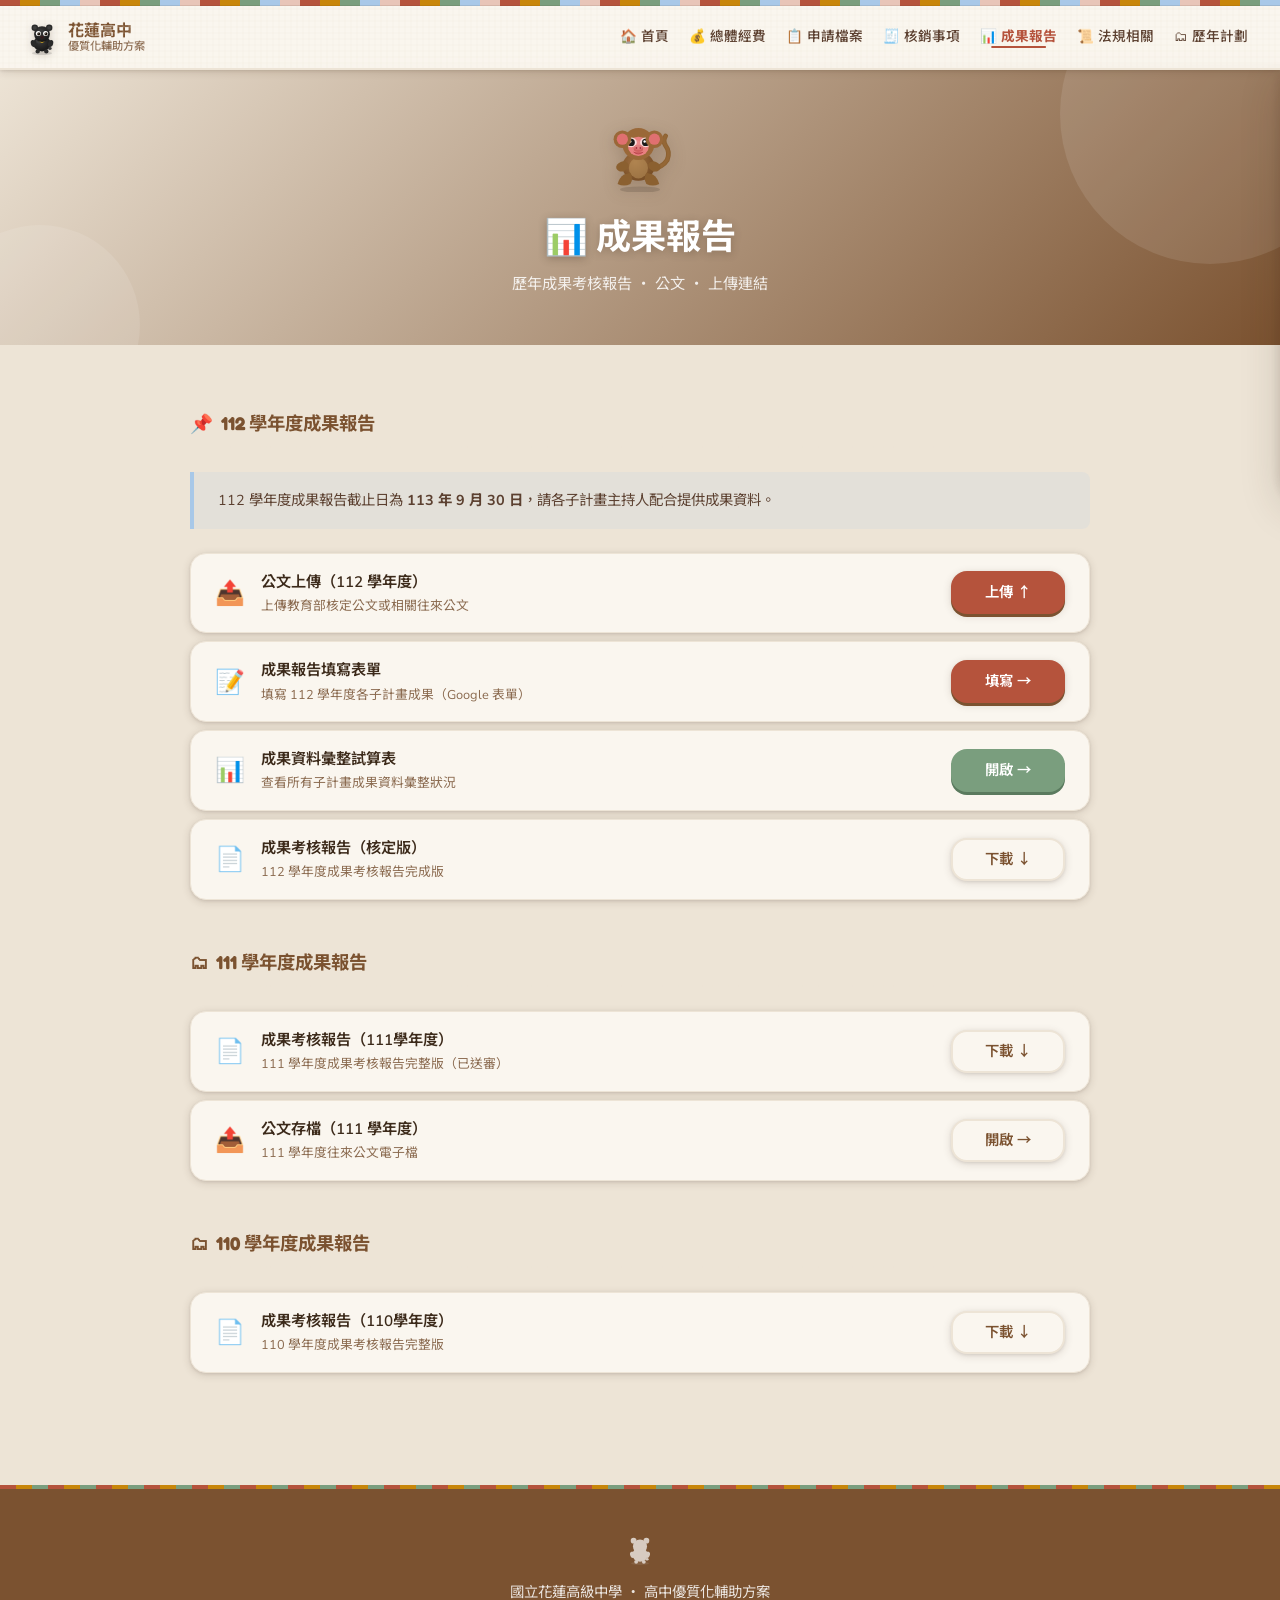
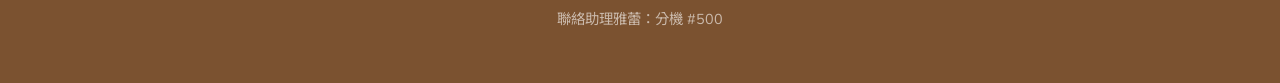
<file: report.html>
<!DOCTYPE html>
<html lang="zh-TW">
<head>
  <meta charset="UTF-8">
  <meta name="viewport" content="width=device-width, initial-scale=1.0">
  <title>成果報告 — 花蓮高中優質化</title>
  <link rel="preconnect" href="https://fonts.googleapis.com">
  <link href="https://fonts.googleapis.com/css2?family=Noto+Sans+TC:wght@400;500;700&family=Noto+Serif+TC:wght@600;700&display=swap" rel="stylesheet">
  <link rel="stylesheet" href="assets/css/main.css">
  <link rel="stylesheet" href="assets/css/animations.css">
</head>
<body>

  <div class="yarn-decoration" role="presentation" aria-hidden="true"></div>

  <nav class="top-nav" role="navigation" aria-label="主要導覽">
    <a href="index.html" class="nav-logo">
      <img src="assets/svg/icon-bear.svg" alt="" class="nav-icon" width="36" height="36">
      <div class="nav-title">
        <span class="nav-title-main">花蓮高中</span>
        <span class="nav-title-sub">優質化輔助方案</span>
      </div>
    </a>
    <button class="nav-toggle" aria-label="開啟選單" aria-expanded="false" aria-controls="nav-drawer">
      <span class="hamburger"></span>
    </button>
    <ul class="nav-links" id="nav-links">
      <li><a href="index.html" class="nav-link">🏠 首頁</a></li>
      <li><a href="budget.html" class="nav-link">💰 總體經費</a></li>
      <li><a href="forms.html" class="nav-link">📋 申請檔案</a></li>
      <li><a href="voucher.html" class="nav-link">🧾 核銷事項</a></li>
      <li><a href="report.html" class="nav-link">📊 成果報告</a></li>
      <li><a href="laws.html" class="nav-link">📜 法規相關</a></li>
      <li><a href="archive.html" class="nav-link">🗂 歷年計劃</a></li>
    </ul>
  </nav>

  <div class="nav-drawer" id="nav-drawer" aria-hidden="true">
    <ul>
      <li><a href="index.html">🏠 首頁</a></li>
      <li><a href="budget.html">💰 總體經費計畫</a></li>
      <li><a href="forms.html">📋 申請檔案</a></li>
      <li><a href="voucher.html">🧾 核銷相關事項</a></li>
      <li><a href="report.html">📊 成果報告</a></li>
      <li><a href="laws.html">📜 法規相關</a></li>
      <li><a href="archive.html">🗂 歷年計劃書</a></li>
    </ul>
  </div>
  <div class="nav-overlay" id="nav-overlay"></div>

  <!-- Page Hero（獼猴，warm 色系） -->
  <div class="page-hero page-hero--warm">
    <div>
      <img src="assets/svg/icon-macaque.svg" alt="" class="page-hero__icon">
      <h1 class="page-hero__title">📊 成果報告</h1>
      <p class="page-hero__subtitle">歷年成果考核報告 ・ 公文 ・ 上傳連結</p>
    </div>
  </div>

  <!-- 112 學年度 -->
  <section class="content-section">
    <div class="content-container">

      <div class="download-group">
        <h2 class="download-group-title">
          <span>📌</span> 112 學年度成果報告
        </h2>

        <div class="info-box">
          112 學年度成果報告截止日為 <strong>113 年 9 月 30 日</strong>，請各子計畫主持人配合提供成果資料。
        </div>

        <div class="download-item">
          <span class="download-item__icon">📤</span>
          <div class="download-item__info">
            <div class="download-item__name">公文上傳（112 學年度）</div>
            <div class="download-item__desc">上傳教育部核定公文或相關往來公文</div>
          </div>
          <div class="download-item__btn">
            <a href="#" class="btn btn-primary" target="_blank" rel="noopener">上傳 ↑</a>
          </div>
        </div>

        <div class="download-item">
          <span class="download-item__icon">📝</span>
          <div class="download-item__info">
            <div class="download-item__name">成果報告填寫表單</div>
            <div class="download-item__desc">填寫 112 學年度各子計畫成果（Google 表單）</div>
          </div>
          <div class="download-item__btn">
            <a href="#" class="btn btn-primary" target="_blank" rel="noopener">填寫 →</a>
          </div>
        </div>

        <div class="download-item">
          <span class="download-item__icon">📊</span>
          <div class="download-item__info">
            <div class="download-item__name">成果資料彙整試算表</div>
            <div class="download-item__desc">查看所有子計畫成果資料彙整狀況</div>
          </div>
          <div class="download-item__btn">
            <a href="#" class="btn btn-sage" target="_blank" rel="noopener">開啟 →</a>
          </div>
        </div>

        <div class="download-item">
          <span class="download-item__icon">📄</span>
          <div class="download-item__info">
            <div class="download-item__name">成果考核報告（核定版）</div>
            <div class="download-item__desc">112 學年度成果考核報告完成版</div>
          </div>
          <div class="download-item__btn">
            <a href="#" class="btn btn-secondary" target="_blank" rel="noopener">下載 ↓</a>
          </div>
        </div>
      </div>

      <!-- 111 學年度 -->
      <div class="download-group">
        <h2 class="download-group-title">
          <span>🗂</span> 111 學年度成果報告
        </h2>

        <div class="download-item">
          <span class="download-item__icon">📄</span>
          <div class="download-item__info">
            <div class="download-item__name">成果考核報告（111學年度）</div>
            <div class="download-item__desc">111 學年度成果考核報告完整版（已送審）</div>
          </div>
          <div class="download-item__btn">
            <a href="#" class="btn btn-secondary" target="_blank" rel="noopener">下載 ↓</a>
          </div>
        </div>

        <div class="download-item">
          <span class="download-item__icon">📤</span>
          <div class="download-item__info">
            <div class="download-item__name">公文存檔（111 學年度）</div>
            <div class="download-item__desc">111 學年度往來公文電子檔</div>
          </div>
          <div class="download-item__btn">
            <a href="#" class="btn btn-secondary" target="_blank" rel="noopener">開啟 →</a>
          </div>
        </div>
      </div>

      <!-- 110 學年度 -->
      <div class="download-group">
        <h2 class="download-group-title">
          <span>🗂</span> 110 學年度成果報告
        </h2>

        <div class="download-item">
          <span class="download-item__icon">📄</span>
          <div class="download-item__info">
            <div class="download-item__name">成果考核報告（110學年度）</div>
            <div class="download-item__desc">110 學年度成果考核報告完整版</div>
          </div>
          <div class="download-item__btn">
            <a href="#" class="btn btn-secondary" target="_blank" rel="noopener">下載 ↓</a>
          </div>
        </div>
      </div>

    </div>
  </section>

  <footer class="site-footer">
    <div class="content-container">
      <img src="assets/svg/icon-bear.svg" alt="" width="32" height="32" class="footer-bear">
      <p>國立花蓮高級中學 ・ 高中優質化輔助方案</p>
      <p class="footer-contact">聯絡助理雅蕾：分機 #500</p>
    </div>
  </footer>

  <script src="assets/js/nav.js"></script>
  <script src="assets/js/scene.js"></script>
</body>
</html>
</file>
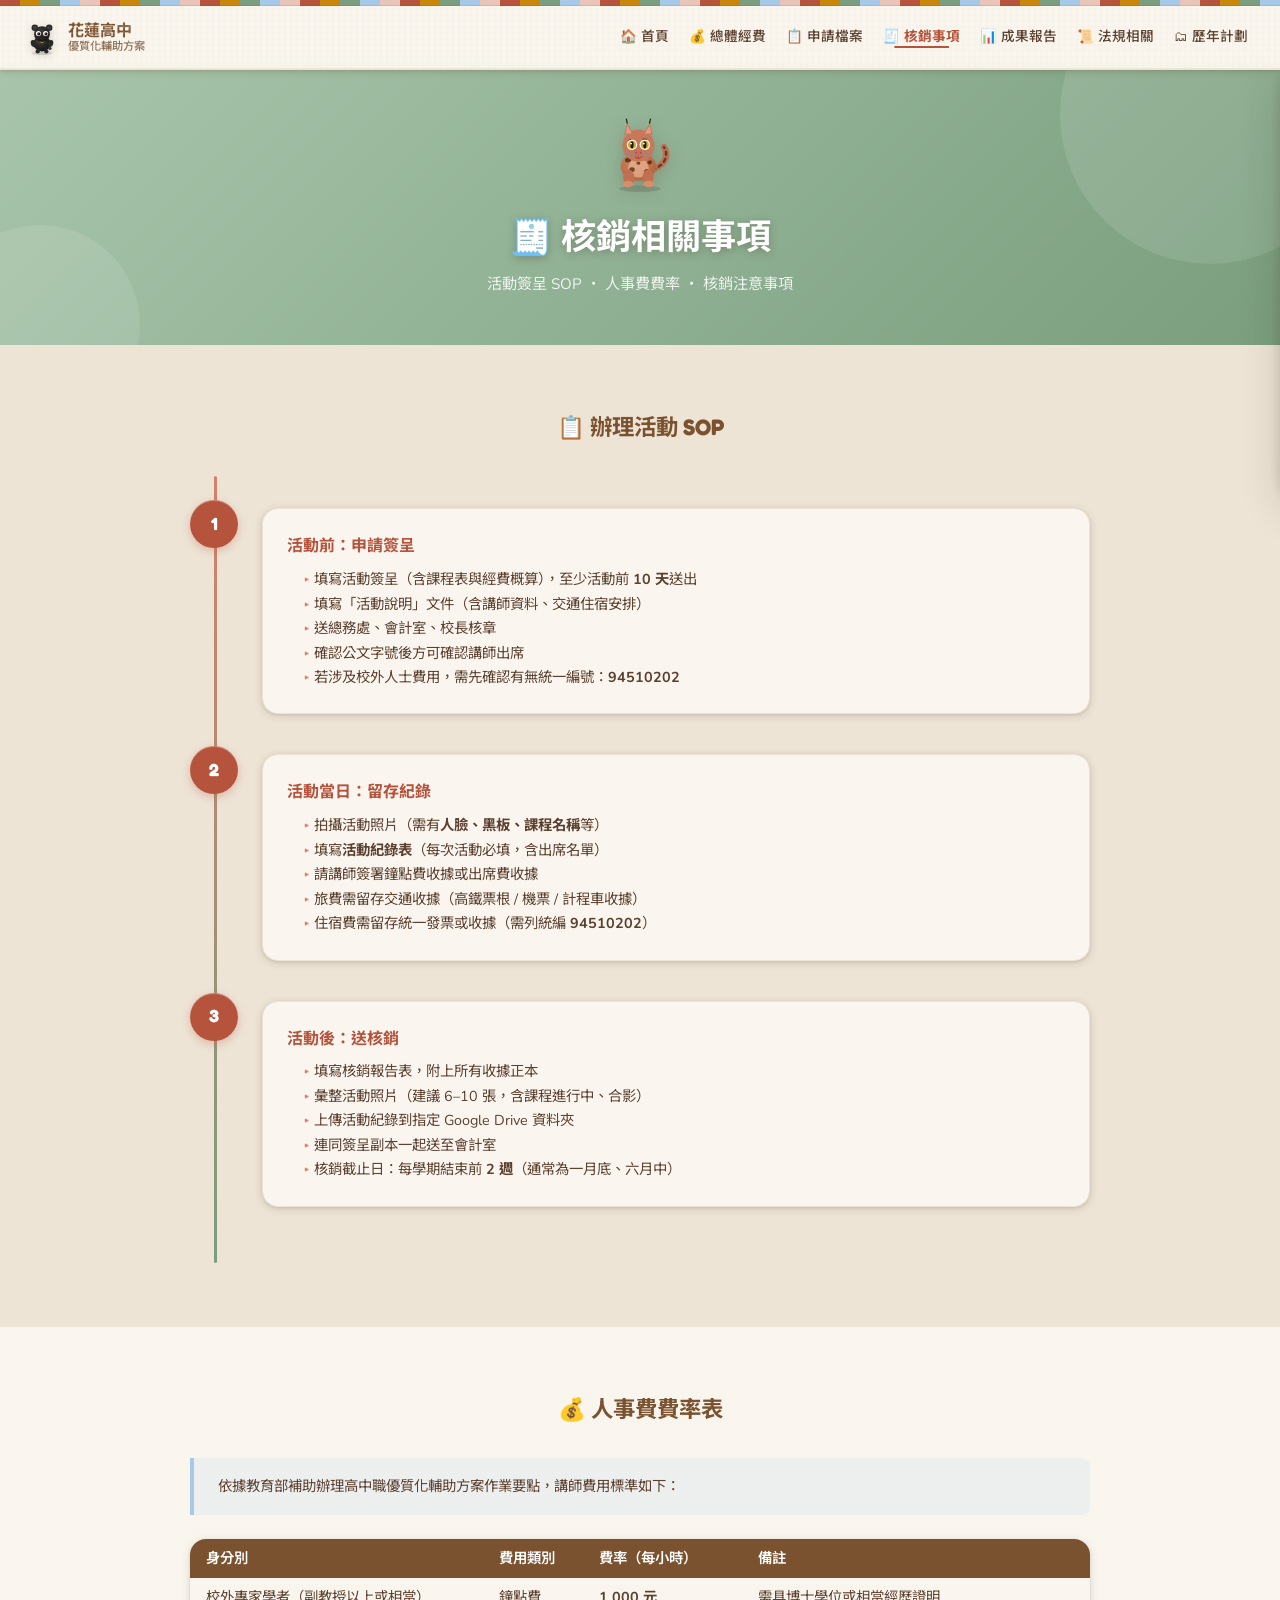
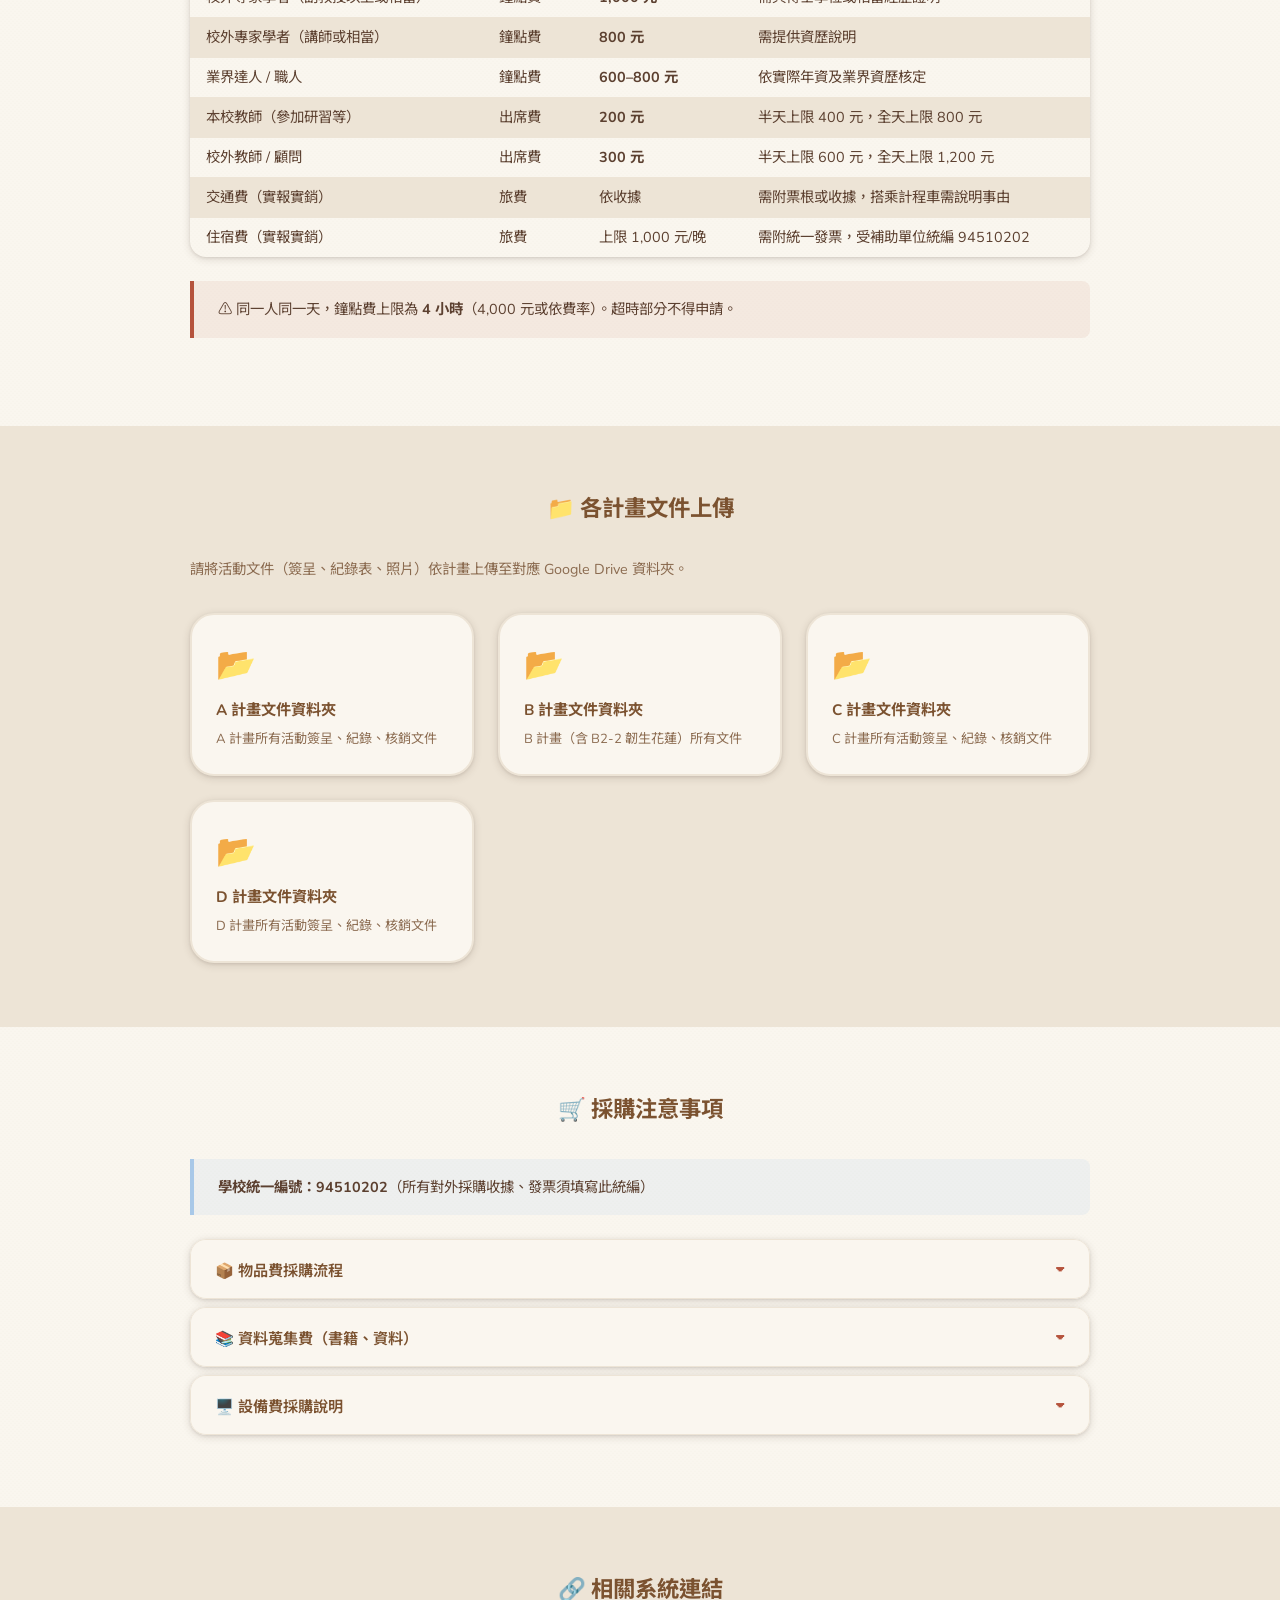
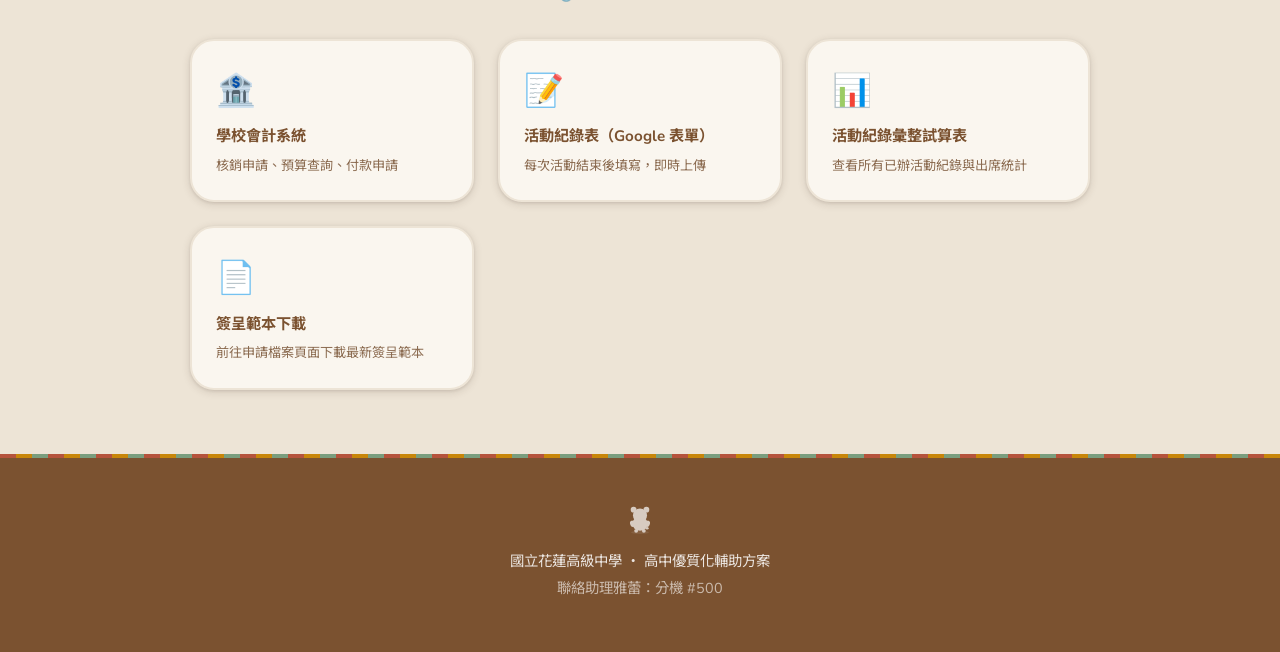
<file: voucher.html>
<!DOCTYPE html>
<html lang="zh-TW">
<head>
  <meta charset="UTF-8">
  <meta name="viewport" content="width=device-width, initial-scale=1.0">
  <title>核銷相關事項 — 花蓮高中優質化</title>
  <link rel="preconnect" href="https://fonts.googleapis.com">
  <link href="https://fonts.googleapis.com/css2?family=Noto+Sans+TC:wght@400;500;700&family=Noto+Serif+TC:wght@600;700&display=swap" rel="stylesheet">
  <link rel="stylesheet" href="assets/css/main.css">
  <link rel="stylesheet" href="assets/css/animations.css">
</head>
<body>

  <div class="yarn-decoration" role="presentation" aria-hidden="true"></div>

  <nav class="top-nav" role="navigation" aria-label="主要導覽">
    <a href="index.html" class="nav-logo">
      <img src="assets/svg/icon-bear.svg" alt="" class="nav-icon" width="36" height="36">
      <div class="nav-title">
        <span class="nav-title-main">花蓮高中</span>
        <span class="nav-title-sub">優質化輔助方案</span>
      </div>
    </a>
    <button class="nav-toggle" aria-label="開啟選單" aria-expanded="false" aria-controls="nav-drawer">
      <span class="hamburger"></span>
    </button>
    <ul class="nav-links" id="nav-links">
      <li><a href="index.html" class="nav-link">🏠 首頁</a></li>
      <li><a href="budget.html" class="nav-link">💰 總體經費</a></li>
      <li><a href="forms.html" class="nav-link">📋 申請檔案</a></li>
      <li><a href="voucher.html" class="nav-link">🧾 核銷事項</a></li>
      <li><a href="report.html" class="nav-link">📊 成果報告</a></li>
      <li><a href="laws.html" class="nav-link">📜 法規相關</a></li>
      <li><a href="archive.html" class="nav-link">🗂 歷年計劃</a></li>
    </ul>
  </nav>

  <div class="nav-drawer" id="nav-drawer" aria-hidden="true">
    <ul>
      <li><a href="index.html">🏠 首頁</a></li>
      <li><a href="budget.html">💰 總體經費計畫</a></li>
      <li><a href="forms.html">📋 申請檔案</a></li>
      <li><a href="voucher.html">🧾 核銷相關事項</a></li>
      <li><a href="report.html">📊 成果報告</a></li>
      <li><a href="laws.html">📜 法規相關</a></li>
      <li><a href="archive.html">🗂 歷年計劃書</a></li>
    </ul>
  </div>
  <div class="nav-overlay" id="nav-overlay"></div>

  <!-- Page Hero（石虎，sage 色系） -->
  <div class="page-hero page-hero--sage">
    <div>
      <img src="assets/svg/icon-leopard-cat.svg" alt="" class="page-hero__icon">
      <h1 class="page-hero__title">🧾 核銷相關事項</h1>
      <p class="page-hero__subtitle">活動簽呈 SOP ・ 人事費費率 ・ 核銷注意事項</p>
    </div>
  </div>

  <!-- 辦理活動 SOP 時間軸 -->
  <section class="content-section">
    <div class="content-container">
      <h2 class="section-title">📋 辦理活動 SOP</h2>
      <div class="timeline">

        <div class="timeline-item">
          <div class="timeline-dot">1</div>
          <div class="timeline-content">
            <h3>活動前：申請簽呈</h3>
            <ul>
              <li>填寫活動簽呈（含課程表與經費概算），至少活動前 <strong>10 天</strong>送出</li>
              <li>填寫「活動說明」文件（含講師資料、交通住宿安排）</li>
              <li>送總務處、會計室、校長核章</li>
              <li>確認公文字號後方可確認講師出席</li>
              <li>若涉及校外人士費用，需先確認有無統一編號：<strong>94510202</strong></li>
            </ul>
          </div>
        </div>

        <div class="timeline-item">
          <div class="timeline-dot">2</div>
          <div class="timeline-content">
            <h3>活動當日：留存紀錄</h3>
            <ul>
              <li>拍攝活動照片（需有<strong>人臉、黑板、課程名稱</strong>等）</li>
              <li>填寫<strong>活動紀錄表</strong>（每次活動必填，含出席名單）</li>
              <li>請講師簽署鐘點費收據或出席費收據</li>
              <li>旅費需留存交通收據（高鐵票根 / 機票 / 計程車收據）</li>
              <li>住宿費需留存統一發票或收據（需列統編 <strong>94510202</strong>）</li>
            </ul>
          </div>
        </div>

        <div class="timeline-item">
          <div class="timeline-dot">3</div>
          <div class="timeline-content">
            <h3>活動後：送核銷</h3>
            <ul>
              <li>填寫核銷報告表，附上所有收據正本</li>
              <li>彙整活動照片（建議 6–10 張，含課程進行中、合影）</li>
              <li>上傳活動紀錄到指定 Google Drive 資料夾</li>
              <li>連同簽呈副本一起送至會計室</li>
              <li>核銷截止日：每學期結束前 <strong>2 週</strong>（通常為一月底、六月中）</li>
            </ul>
          </div>
        </div>

      </div>
    </div>
  </section>

  <!-- 人事費費率表 -->
  <section class="content-section">
    <div class="content-container">
      <h2 class="section-title">💰 人事費費率表</h2>
      <div class="info-box">
        依據教育部補助辦理高中職優質化輔助方案作業要點，講師費用標準如下：
      </div>
      <table class="rate-table">
        <thead>
          <tr>
            <th>身分別</th>
            <th>費用類別</th>
            <th>費率（每小時）</th>
            <th>備註</th>
          </tr>
        </thead>
        <tbody>
          <tr>
            <td>校外專家學者（副教授以上或相當）</td>
            <td>鐘點費</td>
            <td><strong>1,000 元</strong></td>
            <td>需具博士學位或相當經歷證明</td>
          </tr>
          <tr>
            <td>校外專家學者（講師或相當）</td>
            <td>鐘點費</td>
            <td><strong>800 元</strong></td>
            <td>需提供資歷說明</td>
          </tr>
          <tr>
            <td>業界達人 / 職人</td>
            <td>鐘點費</td>
            <td><strong>600–800 元</strong></td>
            <td>依實際年資及業界資歷核定</td>
          </tr>
          <tr>
            <td>本校教師（參加研習等）</td>
            <td>出席費</td>
            <td><strong>200 元</strong></td>
            <td>半天上限 400 元，全天上限 800 元</td>
          </tr>
          <tr>
            <td>校外教師 / 顧問</td>
            <td>出席費</td>
            <td><strong>300 元</strong></td>
            <td>半天上限 600 元，全天上限 1,200 元</td>
          </tr>
          <tr>
            <td>交通費（實報實銷）</td>
            <td>旅費</td>
            <td>依收據</td>
            <td>需附票根或收據，搭乘計程車需說明事由</td>
          </tr>
          <tr>
            <td>住宿費（實報實銷）</td>
            <td>旅費</td>
            <td>上限 1,000 元/晚</td>
            <td>需附統一發票，受補助單位統編 94510202</td>
          </tr>
        </tbody>
      </table>
      <div class="warning-box">
        ⚠️ 同一人同一天，鐘點費上限為 <strong>4 小時</strong>（4,000 元或依費率）。超時部分不得申請。
      </div>
    </div>
  </section>

  <!-- 4計畫公文上傳區 -->
  <section class="content-section">
    <div class="content-container">
      <h2 class="section-title">📁 各計畫文件上傳</h2>
      <p style="color:var(--text-light);margin-bottom:var(--space-xl);font-size:0.9rem;">
        請將活動文件（簽呈、紀錄表、照片）依計畫上傳至對應 Google Drive 資料夾。
      </p>

      <div class="link-cards">
        <a href="#" class="link-card" target="_blank" rel="noopener">
          <span class="link-card__icon">📂</span>
          <span class="link-card__title">A 計畫文件資料夾</span>
          <span class="link-card__desc">A 計畫所有活動簽呈、紀錄、核銷文件</span>
        </a>
        <a href="#" class="link-card" target="_blank" rel="noopener">
          <span class="link-card__icon">📂</span>
          <span class="link-card__title">B 計畫文件資料夾</span>
          <span class="link-card__desc">B 計畫（含 B2-2 韌生花蓮）所有文件</span>
        </a>
        <a href="#" class="link-card" target="_blank" rel="noopener">
          <span class="link-card__icon">📂</span>
          <span class="link-card__title">C 計畫文件資料夾</span>
          <span class="link-card__desc">C 計畫所有活動簽呈、紀錄、核銷文件</span>
        </a>
        <a href="#" class="link-card" target="_blank" rel="noopener">
          <span class="link-card__icon">📂</span>
          <span class="link-card__title">D 計畫文件資料夾</span>
          <span class="link-card__desc">D 計畫所有活動簽呈、紀錄、核銷文件</span>
        </a>
      </div>
    </div>
  </section>

  <!-- 採購注意事項 -->
  <section class="content-section">
    <div class="content-container">
      <h2 class="section-title">🛒 採購注意事項</h2>

      <div class="info-box">
        <strong>學校統一編號：94510202</strong>（所有對外採購收據、發票須填寫此統編）
      </div>

      <div class="accordion">
        <button class="accordion-header">
          📦 物品費採購流程
          <span class="accordion-icon">▾</span>
        </button>
        <div class="accordion-body">
          <div class="accordion-body-inner">
            <ul style="padding-left:1.2rem;line-height:2;">
              <li>採購前確認預算項目名稱與金額是否符合核定計畫書</li>
              <li>單次採購 <strong>未滿 10,000 元</strong>：取得收據或統一發票即可</li>
              <li>單次採購 <strong>10,000 元以上、未滿 100,000 元</strong>：需填寫比價單（至少 2 家報價）</li>
              <li>單次採購 <strong>100,000 元以上</strong>：依政府採購法辦理招標</li>
              <li>所有發票需以學校統編 <strong>94510202</strong> 開立</li>
              <li>物品入庫前須至總務處登錄財產</li>
            </ul>
          </div>
        </div>
      </div>

      <div class="accordion">
        <button class="accordion-header">
          📚 資料蒐集費（書籍、資料）
          <span class="accordion-icon">▾</span>
        </button>
        <div class="accordion-body">
          <div class="accordion-body-inner">
            <ul style="padding-left:1.2rem;line-height:2;">
              <li>購買書籍、期刊、資料庫訂閱費用</li>
              <li>需填寫用途說明，說明與計畫目標之關聯</li>
              <li>電子書、數位資源需截圖留存購買紀錄</li>
              <li>書籍採購後需於封面頁貼上學校財產標籤</li>
            </ul>
          </div>
        </div>
      </div>

      <div class="accordion">
        <button class="accordion-header">
          🖥️ 設備費採購說明
          <span class="accordion-icon">▾</span>
        </button>
        <div class="accordion-body">
          <div class="accordion-body-inner">
            <ul style="padding-left:1.2rem;line-height:2;">
              <li>電腦、投影機、錄音設備等需登錄固定資產</li>
              <li>財產金額（單價 <strong>10,000 元以上</strong>）需貼財產標籤</li>
              <li>採購需先取得報價單，逐級核准後採購</li>
              <li>報廢或轉移需辦理財產異動手續</li>
            </ul>
          </div>
        </div>
      </div>
    </div>
  </section>

  <!-- 系統連結 -->
  <section class="content-section">
    <div class="content-container">
      <h2 class="section-title">🔗 相關系統連結</h2>
      <div class="link-cards">
        <a href="#" class="link-card" target="_blank" rel="noopener">
          <span class="link-card__icon">🏦</span>
          <span class="link-card__title">學校會計系統</span>
          <span class="link-card__desc">核銷申請、預算查詢、付款申請</span>
        </a>
        <a href="#" class="link-card" target="_blank" rel="noopener">
          <span class="link-card__icon">📝</span>
          <span class="link-card__title">活動紀錄表（Google 表單）</span>
          <span class="link-card__desc">每次活動結束後填寫，即時上傳</span>
        </a>
        <a href="#" class="link-card" target="_blank" rel="noopener">
          <span class="link-card__icon">📊</span>
          <span class="link-card__title">活動紀錄彙整試算表</span>
          <span class="link-card__desc">查看所有已辦活動紀錄與出席統計</span>
        </a>
        <a href="forms.html" class="link-card">
          <span class="link-card__icon">📄</span>
          <span class="link-card__title">簽呈範本下載</span>
          <span class="link-card__desc">前往申請檔案頁面下載最新簽呈範本</span>
        </a>
      </div>
    </div>
  </section>

  <footer class="site-footer">
    <div class="content-container">
      <img src="assets/svg/icon-bear.svg" alt="" width="32" height="32" class="footer-bear">
      <p>國立花蓮高級中學 ・ 高中優質化輔助方案</p>
      <p class="footer-contact">聯絡助理雅蕾：分機 #500</p>
    </div>
  </footer>

  <script src="assets/js/nav.js"></script>
  <script src="assets/js/scene.js"></script>
  <script src="assets/js/accordion.js"></script>
</body>
</html>
</file>
<file: assets/css/main.css>
/* ============================================
   花蓮高中優質化計畫 — main.css
   毛線勾針 + 羊毛氈 + 黏土模型 風格
   ============================================ */

/* --- Google Fonts ---
   Skill: ui-ux-pro-max → Claymorphism × Nature Distilled
   Heading: Fredoka (rounded, warm, playful — matches handcraft style)
   Body/Nav: Nunito (friendly, rounded — WCAG AA safe)
   CJK fallback: Noto Sans TC
*/
@import url('https://fonts.googleapis.com/css2?family=Fredoka:wght@400;500;600;700&family=Nunito:ital,wght@0,400;0,500;0,600;0,700;0,800;1,400&family=Noto+Sans+TC:wght@400;500;700&display=swap');

/* --- CSS 自訂變數 --- */
:root {
  /* 色彩 */
  --cream: #FAF6EF;
  --cream-dark: #EDE4D6;
  --rust: #B5533C;
  --rust-light: #D4806A;
  --sage: #7A9E7E;
  --sage-light: #A8C5AB;
  --warm-brown: #7B5230;
  --dusty-pink: #E8C5B8;
  --gold: #C8860A;
  --sky: #A8C8E8;
  --white: #FFFFFF;
  --text-dark: #3C2A1A;
  --text-mid: #5C4030;
  --text-light: #8B6B50;
  --shadow-color: rgba(60, 42, 26, 0.15);

  /* 字型 — Skill: Claymorphism × Playful Creative pairing */
  --font-heading: 'Fredoka', 'Nunito', 'Noto Sans TC', 'PingFang TC', sans-serif;
  --font-sans: 'Nunito', 'Noto Sans TC', 'PingFang TC', 'Microsoft JhengHei', sans-serif;
  --font-serif: 'Noto Sans TC', 'PMingLiU', serif;

  /* 陰影 — Skill: Claymorphism double-shadow (inner + outer) */
  --shadow-sm: 0 2px 8px var(--shadow-color), 0 1px 3px rgba(60,42,26,0.1);
  --shadow-md: 0 6px 20px var(--shadow-color), 0 2px 8px rgba(60,42,26,0.12);
  --shadow-lg: 0 12px 40px rgba(60,42,26,0.18), 0 4px 12px rgba(60,42,26,0.15);
  /* Claymorphism: outer offset + inner highlight — gives clay/dough depth */
  --shadow-clay:
    4px 6px 0px rgba(181,83,60,0.18),
    8px 10px 0px rgba(181,83,60,0.08),
    inset 0 2px 0 rgba(255,255,255,0.65),
    inset -2px -3px 0 rgba(60,42,26,0.10);
  --shadow-clay-hover:
    6px 9px 0px rgba(181,83,60,0.22),
    12px 14px 0px rgba(181,83,60,0.10),
    inset 0 2px 0 rgba(255,255,255,0.7),
    inset -2px -3px 0 rgba(60,42,26,0.12);

  /* 動畫 easing */
  --ease-bounce: cubic-bezier(0.34, 1.56, 0.64, 1);
  --ease-soft: cubic-bezier(0.25, 0.46, 0.45, 0.94);
  --ease-spring: cubic-bezier(0.175, 0.885, 0.32, 1.275);

  /* 間距 */
  --space-xs: 0.25rem;
  --space-sm: 0.5rem;
  --space-md: 1rem;
  --space-lg: 1.5rem;
  --space-xl: 2rem;
  --space-2xl: 3rem;
  --space-3xl: 4rem;

  /* 圓角 */
  --radius-sm: 8px;
  --radius-md: 16px;
  --radius-lg: 24px;
  --radius-xl: 32px;
  --radius-blob: 60% 40% 55% 45% / 45% 55% 45% 55%;

  /* 導覽列高度 */
  --nav-height: 64px;
}

/* --- CSS Reset --- */
*, *::before, *::after {
  box-sizing: border-box;
  margin: 0;
  padding: 0;
}

html {
  scroll-behavior: smooth;
  font-size: 16px;
}

body {
  font-family: var(--font-sans);
  color: var(--text-dark);
  background-color: var(--cream);
  /* 布料質感底紋 */
  background-image:
    url("data:image/svg+xml,%3Csvg xmlns='http://www.w3.org/2000/svg' width='4' height='4'%3E%3Crect width='4' height='4' fill='%23FAF6EF'/%3E%3Ccircle cx='1' cy='1' r='0.5' fill='%23EDE4D6' opacity='0.4'/%3E%3Ccircle cx='3' cy='3' r='0.5' fill='%23EDE4D6' opacity='0.4'/%3E%3C/svg%3E");
  min-height: 100vh;
  overflow-x: hidden;
  line-height: 1.6;
}

img, svg {
  max-width: 100%;
  height: auto;
  display: block;
}

a {
  color: inherit;
  text-decoration: none;
  cursor: pointer; /* Skill: cursor-pointer on all clickable elements */
}

ul, ol {
  list-style: none;
}

/* Skill: focus-states — visible focus ring for keyboard nav (CRITICAL) */
:focus-visible {
  outline: 3px solid var(--rust);
  outline-offset: 3px;
  border-radius: var(--radius-sm);
}

/* Ensure clickable elements have pointer cursor */
a, button, [role="button"], label[for], .func-card, .download-item, .accordion-header {
  cursor: pointer;
}

button {
  cursor: pointer;
  border: none;
  background: none;
  font-family: inherit;
}

/* --- 頂部毛線裝飾條 --- */
.yarn-decoration {
  position: fixed;
  top: 0;
  left: 0;
  right: 0;
  height: 6px;
  background: repeating-linear-gradient(
    90deg,
    var(--rust) 0px,
    var(--rust) 20px,
    var(--gold) 20px,
    var(--gold) 40px,
    var(--sage) 40px,
    var(--sage) 60px,
    var(--sky) 60px,
    var(--sky) 80px,
    var(--dusty-pink) 80px,
    var(--dusty-pink) 100px
  );
  background-size: 200px 6px;
  animation: yarn-weave 1.5s linear infinite;
  z-index: 1000;
  border-bottom: 1px solid rgba(60,42,26,0.1);
}

/* --- 導覽列 --- */
.top-nav {
  position: sticky;
  top: 6px;
  left: 0;
  right: 0;
  height: var(--nav-height);
  background: rgba(250, 246, 239, 0.95);
  backdrop-filter: blur(12px);
  -webkit-backdrop-filter: blur(12px);
  border-bottom: 2px solid var(--cream-dark);
  display: flex;
  align-items: center;
  padding: 0 var(--space-lg);
  gap: var(--space-md);
  z-index: 900;
  box-shadow: var(--shadow-sm);
}

/* 背景布紋 */
.top-nav::before {
  content: '';
  position: absolute;
  inset: 0;
  background-image: url("data:image/svg+xml,%3Csvg xmlns='http://www.w3.org/2000/svg' width='6' height='6'%3E%3Cpath d='M0 3 L6 3 M3 0 L3 6' stroke='%23EDE4D6' stroke-width='0.5' opacity='0.5'/%3E%3C/svg%3E");
  pointer-events: none;
}

.nav-logo {
  display: flex;
  align-items: center;
  gap: var(--space-sm);
  text-decoration: none;
  flex-shrink: 0;
}

.nav-icon {
  width: 36px;
  height: 36px;
  filter: drop-shadow(0 2px 4px rgba(60,42,26,0.2));
  transition: transform 0.3s var(--ease-bounce);
}

.nav-logo:hover .nav-icon {
  transform: rotate(-10deg) scale(1.1);
}

.nav-title {
  display: flex;
  flex-direction: column;
  line-height: 1.2;
}

.nav-title-main {
  font-family: var(--font-heading);
  font-size: 1rem;
  font-weight: 700;
  color: var(--warm-brown);
}

.nav-title-sub {
  font-size: 0.7rem;
  color: var(--text-light);
  font-weight: 500;
}

.nav-links {
  display: flex;
  align-items: center;
  gap: var(--space-xs);
  margin-left: auto;
  flex-wrap: nowrap;
}

.nav-link {
  display: inline-flex;
  align-items: center;
  padding: var(--space-xs) var(--space-sm);
  border-radius: var(--radius-md);
  font-size: 0.85rem;
  font-weight: 500;
  color: var(--text-mid);
  white-space: nowrap;
  transition: all 0.2s var(--ease-soft);
  position: relative;
}

/* Skill: nav-icon-svg — inline SVG beside text label */
.nav-icon-svg {
  flex-shrink: 0;
  color: currentColor;
  opacity: 0.7;
  transition: opacity 0.2s;
}
.nav-link:hover .nav-icon-svg,
.nav-link.active .nav-icon-svg {
  opacity: 1;
}

.nav-link::after {
  content: '';
  position: absolute;
  bottom: 4px;
  left: 50%;
  transform: translateX(-50%) scaleX(0);
  width: 60%;
  height: 2px;
  background: var(--rust);
  border-radius: 2px;
  transition: transform 0.2s var(--ease-bounce);
}

.nav-link:hover {
  color: var(--rust);
  background: rgba(181, 83, 60, 0.08);
}

.nav-link:hover::after,
.nav-link.active::after {
  transform: translateX(-50%) scaleX(1);
}

.nav-link.active {
  color: var(--rust);
  font-weight: 700;
}

/* --- Hamburger --- */
.nav-toggle {
  display: none;
  margin-left: auto;
  width: 40px;
  height: 40px;
  border-radius: var(--radius-sm);
  align-items: center;
  justify-content: center;
  transition: background 0.2s;
}

.nav-toggle:hover {
  background: var(--cream-dark);
}

.hamburger {
  display: block;
  width: 22px;
  height: 2px;
  background: var(--warm-brown);
  border-radius: 2px;
  position: relative;
  transition: all 0.3s;
}

.hamburger::before,
.hamburger::after {
  content: '';
  position: absolute;
  left: 0;
  width: 22px;
  height: 2px;
  background: var(--warm-brown);
  border-radius: 2px;
  transition: all 0.3s;
}

.hamburger::before { top: -7px; }
.hamburger::after { bottom: -7px; }

.nav-toggle[aria-expanded="true"] .hamburger {
  background: transparent;
}
.nav-toggle[aria-expanded="true"] .hamburger::before {
  transform: rotate(45deg) translate(5px, 5px);
}
.nav-toggle[aria-expanded="true"] .hamburger::after {
  transform: rotate(-45deg) translate(5px, -5px);
}

/* --- Mobile Drawer --- */
.nav-drawer {
  position: fixed;
  top: calc(var(--nav-height) + 6px);
  right: 0;
  width: 260px;
  max-height: calc(100vh - var(--nav-height) - 6px);
  background: var(--cream);
  border-left: 2px solid var(--cream-dark);
  border-bottom: 2px solid var(--cream-dark);
  border-radius: 0 0 0 var(--radius-lg);
  box-shadow: var(--shadow-lg);
  transform: translateX(100%);
  transition: transform 0.3s var(--ease-soft);
  z-index: 850;
  overflow-y: auto;
  padding: var(--space-md) 0;
}

.nav-drawer.open {
  transform: translateX(0);
}

.nav-drawer ul {
  padding: 0;
}

.nav-drawer a {
  display: block;
  padding: var(--space-md) var(--space-xl);
  color: var(--text-mid);
  font-size: 0.95rem;
  font-weight: 500;
  transition: all 0.2s;
  border-left: 3px solid transparent;
}

.nav-drawer a:hover {
  color: var(--rust);
  background: rgba(181, 83, 60, 0.06);
  border-left-color: var(--rust);
}

.nav-overlay {
  position: fixed;
  inset: 0;
  background: rgba(0,0,0,0.3);
  z-index: 840;
  opacity: 0;
  pointer-events: none;
  transition: opacity 0.3s;
}

.nav-overlay.visible {
  opacity: 1;
  pointer-events: all;
}

/* --- 功能卡片 --- */
.cards-section {
  padding: var(--space-3xl) var(--space-lg);
  background: var(--cream-dark);
  position: relative;
}

.cards-section::before {
  content: '';
  position: absolute;
  top: 0;
  left: 0;
  right: 0;
  height: 3px;
  background: repeating-linear-gradient(
    90deg,
    var(--sage) 0, var(--sage) 12px,
    transparent 12px, transparent 20px
  );
  opacity: 0.5;
}

.cards-container {
  max-width: 1100px;
  margin: 0 auto;
  display: grid;
  grid-template-columns: repeat(auto-fill, minmax(280px, 1fr));
  gap: var(--space-xl);
}

.func-card {
  display: flex;
  flex-direction: column;
  align-items: center;
  text-align: center;
  padding: var(--space-xl) var(--space-lg);
  background: #FFFFFF;
  /* Skill: Claymorphism — thick border 3-4px + double shadow (inner + outer) */
  border-radius: var(--radius-xl);
  border: 3px solid var(--cream-dark);
  box-shadow: var(--shadow-clay);
  text-decoration: none;
  color: var(--text-dark);
  position: relative;
  overflow: hidden;
  cursor: pointer;
  /* Skill: 150-300ms transition, transform only (no layout properties) */
  transition: transform 0.25s var(--ease-bounce), box-shadow 0.25s var(--ease-soft), border-color 0.2s ease;
  opacity: 0;
  transform: translateY(30px) rotate(-1deg);
  /* Skill: will-change for compositing */
  will-change: transform;
}

.func-card.visible {
  opacity: 1;
  transform: translateY(0) rotate(0deg);
  animation: card-drop-in 0.5s var(--ease-bounce) forwards;
}

/* 毛線編織底紋 */
.func-card::before {
  content: '';
  position: absolute;
  inset: 0;
  background-image:
    repeating-linear-gradient(
      45deg,
      transparent,
      transparent 3px,
      rgba(237,228,214,0.3) 3px,
      rgba(237,228,214,0.3) 4px
    );
  pointer-events: none;
}

.func-card::after {
  content: '';
  position: absolute;
  top: 0;
  left: 0;
  right: 0;
  height: 4px;
  background: linear-gradient(90deg, var(--rust), var(--gold), var(--sage));
  border-radius: var(--radius-xl) var(--radius-xl) 0 0;
  opacity: 0;
  transition: opacity 0.3s;
}

.func-card:hover {
  /* Skill: scale-feedback 0.95-1.05, spring physics */
  transform: translateY(-6px) scale(1.03);
  box-shadow: var(--shadow-clay-hover);
  border-color: var(--rust-light);
}
/* Skill: press feedback within 80-150ms (scale squish like clay) */
.func-card:active {
  transform: translateY(-2px) scale(0.98);
  box-shadow: var(--shadow-clay);
  transition-duration: 0.1s;
}

.func-card:hover::after {
  opacity: 1;
}

.card-icon {
  width: 80px;
  height: 80px;
  display: flex;
  align-items: center;
  justify-content: center;
  background: var(--cream-dark);
  border-radius: 50%;
  margin-bottom: var(--space-md);
  box-shadow: inset 0 2px 6px rgba(60,42,26,0.12), 0 2px 4px rgba(60,42,26,0.08);
  transition: transform 0.3s var(--ease-bounce);
}

.func-card:hover .card-icon {
  transform: scale(1.12) rotate(5deg);
}

.card-icon img {
  width: 52px;
  height: 52px;
  filter: drop-shadow(0 2px 4px rgba(60,42,26,0.2));
}

.card-title {
  font-family: var(--font-heading);
  font-size: 1.15rem;
  font-weight: 700;
  color: var(--warm-brown);
  margin-bottom: var(--space-xs);
}

.card-desc {
  font-size: 0.85rem;
  color: var(--text-light);
  margin-bottom: var(--space-md);
  line-height: 1.5;
}

.card-arrow {
  font-size: 1.2rem;
  color: var(--rust);
  opacity: 0;
  transform: translateX(-4px);
  transition: all 0.2s var(--ease-soft);
  margin-top: auto;
}

.func-card:hover .card-arrow {
  opacity: 1;
  transform: translateX(0);
}

/* --- Page Hero --- */
.page-hero {
  min-height: 220px;
  display: flex;
  align-items: center;
  justify-content: center;
  position: relative;
  overflow: hidden;
  padding: var(--space-2xl) var(--space-lg);
  text-align: center;
}

.page-hero--sage { background: linear-gradient(135deg, var(--sage-light), var(--sage)); }
.page-hero--rust { background: linear-gradient(135deg, var(--dusty-pink), var(--rust-light)); }
.page-hero--gold { background: linear-gradient(135deg, #F2E6C8, var(--gold)); }
.page-hero--sky { background: linear-gradient(135deg, #DCF0FF, var(--sky)); }
.page-hero--warm { background: linear-gradient(135deg, var(--cream-dark), var(--warm-brown)); }

.page-hero__icon {
  width: 80px;
  height: 80px;
  margin: 0 auto var(--space-md);
  filter: drop-shadow(0 4px 8px rgba(60,42,26,0.2));
  animation: float-gentle 4s ease-in-out infinite;
}

.page-hero__title {
  font-family: var(--font-heading);
  font-size: clamp(1.5rem, 4vw, 2.2rem);
  font-weight: 700;
  color: var(--white);
  text-shadow: 0 2px 8px rgba(60,42,26,0.3);
  margin-bottom: var(--space-sm);
}

.page-hero__subtitle {
  font-size: 0.95rem;
  color: rgba(255,255,255,0.85);
}

/* 裝飾圓圈 */
.page-hero::before,
.page-hero::after {
  content: '';
  position: absolute;
  border-radius: 50%;
  background: rgba(255,255,255,0.1);
  pointer-events: none;
}
.page-hero::before {
  width: 300px;
  height: 300px;
  top: -100px;
  right: -80px;
}
.page-hero::after {
  width: 200px;
  height: 200px;
  bottom: -80px;
  left: -60px;
}

/* --- 公告區 --- */
.notice-section {
  padding: var(--space-2xl) var(--space-lg);
}

.notice-sticky {
  position: relative;
  max-width: 520px;
  margin: 0 auto;
  background: #FFF8E1;
  border-radius: var(--radius-md);
  padding: var(--space-xl) var(--space-xl) var(--space-lg);
  box-shadow:
    var(--shadow-md),
    inset 0 1px 0 rgba(255,255,255,0.8);
  border: 1px solid rgba(200,134,10,0.2);
}

.notice-tape {
  position: absolute;
  top: -10px;
  left: 50%;
  transform: translateX(-50%);
  width: 60px;
  height: 20px;
  background: rgba(200,134,10,0.4);
  border-radius: 3px;
}

.notice-title {
  font-family: var(--font-heading);
  font-size: 1.1rem;
  color: var(--warm-brown);
  margin-bottom: var(--space-md);
}

.notice-sticky p {
  font-size: 0.9rem;
  color: var(--text-mid);
  margin-bottom: var(--space-sm);
  line-height: 1.7;
}

/* --- 行事曆 --- */
.calendar-section {
  padding: var(--space-2xl) var(--space-lg);
  background: var(--cream-dark);
}

.section-title {
  font-family: var(--font-heading);
  font-size: 1.4rem;
  font-weight: 700;
  color: var(--warm-brown);
  margin-bottom: var(--space-xl);
  text-align: center;
}

.calendar-wrapper {
  max-width: 800px;
  margin: 0 auto;
  border-radius: var(--radius-lg);
  overflow: hidden;
  box-shadow: var(--shadow-lg);
  border: 2px solid var(--cream);
}

/* --- 通用容器 --- */
.content-container {
  max-width: 900px;
  margin: 0 auto;
}

/* --- 通用 Section --- */
.content-section {
  padding: var(--space-3xl) var(--space-lg);
}

.content-section:nth-child(even) {
  background: var(--cream-dark);
}

/* --- 按鈕 --- */
.btn {
  display: inline-flex;
  align-items: center;
  gap: var(--space-sm);
  padding: var(--space-sm) var(--space-xl);
  border-radius: var(--radius-md);
  font-size: 0.9rem;
  font-weight: 600;
  font-family: var(--font-sans);
  cursor: pointer;
  transition: all 0.2s var(--ease-bounce);
  text-decoration: none;
  border: 2px solid transparent;
}

.btn-primary {
  background: var(--rust);
  color: var(--white);
  box-shadow: 0 3px 0 var(--warm-brown), var(--shadow-sm);
}

.btn-primary:hover {
  transform: translateY(-2px);
  box-shadow: 0 5px 0 var(--warm-brown), var(--shadow-md);
}

.btn-primary:active {
  transform: translateY(1px);
  box-shadow: 0 1px 0 var(--warm-brown);
}

.btn-secondary {
  background: var(--cream);
  color: var(--warm-brown);
  border-color: var(--cream-dark);
  box-shadow: var(--shadow-sm);
}

.btn-secondary:hover {
  background: var(--cream-dark);
  transform: translateY(-2px);
}

.btn-sage {
  background: var(--sage);
  color: var(--white);
  box-shadow: 0 3px 0 #5A7A5E;
}

.btn-sage:hover {
  transform: translateY(-2px);
  background: var(--sage-light);
}

/* --- 下載卡片 --- */
.download-group {
  margin-bottom: var(--space-2xl);
}

.download-group-title {
  font-family: var(--font-heading);
  font-size: 1.15rem;
  font-weight: 700;
  color: var(--warm-brown);
  margin-bottom: var(--space-lg);
  padding-bottom: var(--space-sm);
  border-bottom: 2px dashed var(--cream-dark);
  display: flex;
  align-items: center;
  gap: var(--space-sm);
}

.download-item {
  display: flex;
  align-items: center;
  gap: var(--space-md);
  padding: var(--space-md) var(--space-lg);
  background: var(--cream);
  border-radius: var(--radius-md);
  border: 1.5px solid var(--cream-dark);
  margin-bottom: var(--space-sm);
  transition: all 0.2s var(--ease-soft);
  box-shadow: var(--shadow-sm);
}

.download-item:hover {
  border-color: var(--rust-light);
  transform: translateX(4px);
  box-shadow: var(--shadow-md);
}

.download-item__icon {
  font-size: 1.5rem;
  flex-shrink: 0;
}

.download-item__info {
  flex: 1;
}

.download-item__name {
  font-weight: 600;
  color: var(--text-dark);
  font-size: 0.95rem;
}

.download-item__desc {
  font-size: 0.8rem;
  color: var(--text-light);
  margin-top: 2px;
}

.download-item__btn {
  flex-shrink: 0;
}

/* --- 表格 --- */
.rate-table {
  width: 100%;
  border-collapse: collapse;
  margin: var(--space-lg) 0;
  border-radius: var(--radius-md);
  overflow: hidden;
  box-shadow: var(--shadow-sm);
}

.rate-table th {
  background: var(--warm-brown);
  color: var(--white);
  padding: var(--space-sm) var(--space-md);
  text-align: left;
  font-size: 0.9rem;
  font-weight: 600;
}

.rate-table td {
  padding: var(--space-sm) var(--space-md);
  border-bottom: 1px solid var(--cream-dark);
  font-size: 0.9rem;
  color: var(--text-mid);
}

.rate-table tr:nth-child(even) td {
  background: var(--cream-dark);
}

.rate-table tr:last-child td {
  border-bottom: none;
}

.rate-table tr:hover td {
  background: rgba(181, 83, 60, 0.05);
}

/* --- 時間軸 --- */
.timeline {
  position: relative;
  padding: var(--space-lg) 0;
}

.timeline::before {
  content: '';
  position: absolute;
  left: 24px;
  top: 0;
  bottom: 0;
  width: 3px;
  background: linear-gradient(to bottom, var(--rust-light), var(--sage));
  border-radius: 3px;
}

.timeline-item {
  display: flex;
  gap: var(--space-lg);
  margin-bottom: var(--space-xl);
  position: relative;
}

.timeline-dot {
  flex-shrink: 0;
  width: 48px;
  height: 48px;
  border-radius: 50%;
  background: var(--rust);
  color: var(--white);
  display: flex;
  align-items: center;
  justify-content: center;
  font-family: var(--font-heading);
  font-size: 1.1rem;
  font-weight: 700;
  box-shadow: 0 3px 8px rgba(181,83,60,0.3), inset 0 1px 0 rgba(255,255,255,0.3);
  z-index: 1;
}

.timeline-content {
  flex: 1;
  background: var(--cream);
  border-radius: var(--radius-md);
  padding: var(--space-lg);
  box-shadow: var(--shadow-sm);
  border: 1.5px solid var(--cream-dark);
  margin-top: var(--space-sm);
}

.timeline-content h3 {
  font-family: var(--font-heading);
  font-size: 1rem;
  font-weight: 700;
  color: var(--rust);
  margin-bottom: var(--space-sm);
}

.timeline-content p, .timeline-content li {
  font-size: 0.9rem;
  color: var(--text-mid);
  line-height: 1.7;
}

.timeline-content ul {
  padding-left: var(--space-md);
}

.timeline-content li::before {
  content: '▸ ';
  color: var(--rust-light);
}

/* --- Accordion --- */
.accordion {
  margin-bottom: var(--space-sm);
  border-radius: var(--radius-md);
  border: 1.5px solid var(--cream-dark);
  overflow: hidden;
  box-shadow: var(--shadow-sm);
}

.accordion-header {
  width: 100%;
  display: flex;
  align-items: center;
  justify-content: space-between;
  padding: var(--space-md) var(--space-lg);
  background: var(--cream);
  cursor: pointer;
  font-size: 0.95rem;
  font-weight: 600;
  color: var(--warm-brown);
  transition: background 0.2s;
  text-align: left;
}

.accordion-header:hover {
  background: var(--cream-dark);
}

.accordion-header .accordion-icon {
  transition: transform 0.3s var(--ease-soft);
  font-size: 1.2rem;
  color: var(--rust);
}

.accordion.open .accordion-icon {
  transform: rotate(180deg);
}

.accordion-body {
  max-height: 0;
  overflow: hidden;
  transition: max-height 0.4s var(--ease-soft);
  background: var(--white);
}

.accordion.open .accordion-body {
  max-height: 2000px;
}

.accordion-body-inner {
  padding: var(--space-lg);
}

/* --- 連結卡片 --- */
.link-cards {
  display: grid;
  grid-template-columns: repeat(auto-fill, minmax(260px, 1fr));
  gap: var(--space-lg);
  margin-top: var(--space-lg);
}

.link-card {
  display: flex;
  flex-direction: column;
  gap: var(--space-sm);
  padding: var(--space-lg);
  background: var(--cream);
  border-radius: var(--radius-lg);
  border: 2px solid var(--cream-dark);
  box-shadow: var(--shadow-sm);
  transition: all 0.25s var(--ease-bounce);
  text-decoration: none;
  color: var(--text-dark);
}

.link-card:hover {
  transform: translateY(-4px);
  box-shadow: var(--shadow-md);
  border-color: var(--rust-light);
}

.link-card__icon { font-size: 2rem; }
.link-card__title {
  font-weight: 700;
  color: var(--warm-brown);
  font-size: 0.95rem;
}
.link-card__desc {
  font-size: 0.82rem;
  color: var(--text-light);
  line-height: 1.5;
}

/* --- 頁腳 --- */
.site-footer {
  background: var(--warm-brown);
  color: rgba(255,255,255,0.85);
  text-align: center;
  padding: var(--space-2xl) var(--space-lg);
  position: relative;
}

.site-footer::before {
  content: '';
  position: absolute;
  top: 0;
  left: 0;
  right: 0;
  height: 4px;
  background: repeating-linear-gradient(
    90deg,
    var(--rust) 0, var(--rust) 16px,
    var(--gold) 16px, var(--gold) 32px,
    var(--sage) 32px, var(--sage) 48px
  );
}

.footer-bear {
  margin: 0 auto var(--space-md);
  filter: brightness(0) invert(1) opacity(0.7);
}

.site-footer p {
  font-size: 0.9rem;
  margin-bottom: var(--space-xs);
  line-height: 1.6;
}

.footer-contact {
  opacity: 0.7;
  font-size: 0.82rem;
}

/* --- 分隔線 --- */
.section-divider {
  height: 3px;
  background: repeating-linear-gradient(
    90deg,
    transparent 0, transparent 8px,
    var(--cream-dark) 8px, var(--cream-dark) 16px
  );
  margin: var(--space-xl) 0;
}

/* --- 提示框 --- */
.info-box {
  background: rgba(168,200,232,0.15);
  border-left: 4px solid var(--sky);
  border-radius: 0 var(--radius-sm) var(--radius-sm) 0;
  padding: var(--space-md) var(--space-lg);
  margin: var(--space-lg) 0;
  font-size: 0.9rem;
  color: var(--text-mid);
  line-height: 1.7;
}

.warning-box {
  background: rgba(181,83,60,0.08);
  border-left: 4px solid var(--rust);
  border-radius: 0 var(--radius-sm) var(--radius-sm) 0;
  padding: var(--space-md) var(--space-lg);
  margin: var(--space-lg) 0;
  font-size: 0.9rem;
  color: var(--text-mid);
  line-height: 1.7;
}

/* --- 響應式 --- */
@media (max-width: 768px) {
  :root {
    --nav-height: 56px;
  }

  .nav-links {
    display: none;
  }

  .nav-toggle {
    display: flex;
  }

  .cards-container {
    grid-template-columns: repeat(auto-fill, minmax(240px, 1fr));
    gap: var(--space-lg);
  }

  .func-card {
    padding: var(--space-lg);
  }

  .timeline::before {
    left: 18px;
  }

  .timeline-dot {
    width: 36px;
    height: 36px;
    font-size: 0.95rem;
  }

  .link-cards {
    grid-template-columns: 1fr;
  }

  .rate-table {
    font-size: 0.82rem;
  }

  .rate-table th, .rate-table td {
    padding: var(--space-xs) var(--space-sm);
  }
}

@media (max-width: 480px) {
  .cards-container {
    grid-template-columns: 1fr;
  }

  .download-item {
    flex-direction: column;
    align-items: flex-start;
  }
}
</file>
<file: assets/css/scene.css>
/* ============================================
   花蓮高中優質化計畫 — scene.css
   首頁微縮場景 CSS
   ============================================ */

/* --- 場景主容器 --- */
.miniature-scene {
  position: relative;
  width: 100%;
  height: 100vh;
  min-height: 500px;
  max-height: 780px;
  overflow: hidden;
  background: linear-gradient(
    180deg,
    #D4C4DC 0%,
    #C8B8D4 15%,
    #E8DCEC 35%,
    #F5EFE8 60%,
    #FAF6EF 100%
  );
  perspective: 800px;
  display: flex;
  align-items: flex-end;
  justify-content: center;
}

/* 整體容器：等距視角效果 */
.scene-wrapper {
  position: absolute;
  inset: 0;
  transform-origin: center bottom;
}

/* --- 各層定位 --- */
.scene-layer {
  position: absolute;
  left: 0;
  right: 0;
  bottom: 0;
  width: 100%;
  will-change: transform;
  pointer-events: none;
}

.scene-layer img {
  width: 100%;
  height: auto;
  display: block;
  object-fit: fill;
}

/* 天空：最遠背景，固定於頂部 */
.layer-sky {
  top: 0;
  bottom: auto;
  height: 60%;
  overflow: visible;
}

.layer-sky img {
  width: 100%;
  height: 100%;
  object-fit: cover;
  object-position: bottom;
}

/* 山脈層 */
.layer-mountain {
  bottom: 28%;
  transform: translateZ(-20px);
}

/* 中景：車站、海岸 */
.layer-mid {
  bottom: 14%;
  transform: translateZ(-10px);
}

/* 近景：學校 */
.layer-near {
  bottom: 0;
  transform: translateZ(0);
}

/* --- 場景標題 --- */
.scene-title {
  position: absolute;
  left: 5%;
  top: 50%;
  transform: translateY(-50%);
  z-index: 10;
  text-align: left;
  max-width: 480px;
}

.scene-title h1 {
  font-family: var(--font-serif);
  font-size: clamp(1.8rem, 5vw, 3.2rem);
  font-weight: 700;
  color: var(--warm-brown);
  line-height: 1.25;
  text-shadow:
    2px 2px 0 rgba(255,255,255,0.6),
    0 4px 20px rgba(255,255,255,0.8);
  margin-bottom: 0.5em;
}

.scene-title h1 span {
  display: block;
  font-size: 0.65em;
  color: var(--rust);
  font-weight: 600;
}

.scene-title p {
  font-size: clamp(0.85rem, 1.5vw, 1rem);
  color: var(--text-mid);
  background: rgba(250,246,239,0.75);
  backdrop-filter: blur(6px);
  display: inline-block;
  padding: 0.3em 0.8em;
  border-radius: var(--radius-md);
  border: 1px solid rgba(123,82,48,0.15);
  font-weight: 500;
  letter-spacing: 0.05em;
}

/* --- Scroll 提示箭頭 --- */
.scroll-hint {
  position: absolute;
  bottom: 24px;
  left: 50%;
  transform: translateX(-50%);
  z-index: 20;
  display: flex;
  flex-direction: column;
  align-items: center;
  gap: 4px;
}

.scroll-hint span {
  font-size: 1.5rem;
  color: var(--warm-brown);
  opacity: 0.6;
  animation: bounce-arrow 2s ease-in-out infinite;
  display: block;
  line-height: 1;
}

/* 場景底部柔化 */
.miniature-scene::after {
  content: '';
  position: absolute;
  bottom: 0;
  left: 0;
  right: 0;
  height: 60px;
  background: linear-gradient(to bottom, transparent, var(--cream-dark));
  pointer-events: none;
  z-index: 5;
}

/* --- 響應式 --- */
@media (max-width: 768px) {
  .miniature-scene {
    min-height: 380px;
    max-height: 60vh;
  }

  .scene-title {
    left: 50%;
    top: 30%;
    transform: translate(-50%, -50%);
    text-align: center;
    max-width: 90%;
  }

  .layer-mountain {
    bottom: 30%;
  }

  .layer-mid {
    bottom: 15%;
  }
}

@media (max-width: 480px) {
  .miniature-scene {
    min-height: 320px;
    max-height: 55vh;
  }

  .scene-title h1 {
    font-size: 1.6rem;
  }
}
</file>
<file: assets/css/animations.css>
/* ============================================
   花蓮高中優質化計畫 — animations.css
   所有動畫定義
   ============================================ */

/* --- breathe：動物呼吸 --- */
@keyframes breathe {
  0%, 100% { transform: scale(1.0); }
  50% { transform: scale(1.03); }
}

.animate-breathe {
  animation: breathe 3s ease-in-out infinite;
  transform-origin: center bottom;
}

/* --- fly-across：藍鵲飛越 --- */
@keyframes fly-across {
  0% {
    transform: translateX(-120px) translateY(0) scaleX(1);
    opacity: 0;
  }
  5% {
    opacity: 1;
  }
  48% {
    transform: translateX(calc(100vw + 60px)) translateY(-30px) scaleX(1);
    opacity: 1;
  }
  50% {
    transform: translateX(calc(100vw + 80px)) translateY(-30px) scaleX(-1);
    opacity: 0;
  }
  51% {
    opacity: 0;
    transform: translateX(calc(100vw + 80px)) translateY(-30px) scaleX(-1);
  }
  95% {
    opacity: 0;
    transform: translateX(-120px) translateY(0) scaleX(1);
  }
  100% {
    transform: translateX(-120px) translateY(0) scaleX(1);
    opacity: 0;
  }
}

.flying-bird {
  animation: fly-across 18s linear infinite;
  animation-delay: 3s;
  transform-origin: center center;
  position: absolute;
}

/* --- card-drop-in：卡片入場 --- */
@keyframes card-drop-in {
  0% {
    transform: translateY(30px) rotate(-1deg);
    opacity: 0;
  }
  60% {
    transform: translateY(-4px) rotate(0.3deg);
    opacity: 1;
  }
  80% {
    transform: translateY(2px) rotate(-0.1deg);
  }
  100% {
    transform: translateY(0) rotate(0deg);
    opacity: 1;
  }
}

/* Skill: stagger-sequence — 30-50ms per item (not all-at-once, not too slow) */
.func-card:nth-child(1) { animation-delay: 0.00s; }
.func-card:nth-child(2) { animation-delay: 0.04s; }
.func-card:nth-child(3) { animation-delay: 0.08s; }
.func-card:nth-child(4) { animation-delay: 0.12s; }
.func-card:nth-child(5) { animation-delay: 0.16s; }
.func-card:nth-child(6) { animation-delay: 0.20s; }

/* --- yarn-weave：毛線橫移 --- */
@keyframes yarn-weave {
  0% { background-position: 0 0; }
  100% { background-position: 200px 0; }
}

/* --- float-gentle：上下浮動 --- */
@keyframes float-gentle {
  0%, 100% { transform: translateY(0px); }
  25% { transform: translateY(-5px) rotate(1deg); }
  75% { transform: translateY(3px) rotate(-0.5deg); }
}

.animate-float {
  animation: float-gentle 4s ease-in-out infinite;
}

/* --- bounce-arrow：scroll 提示 --- */
@keyframes bounce-arrow {
  0%, 100% {
    transform: translateY(0);
    opacity: 0.6;
  }
  30% {
    transform: translateY(6px);
    opacity: 0.9;
  }
  60% {
    transform: translateY(2px);
    opacity: 0.7;
  }
}

/* --- 場景雲朵飄移 --- */
@keyframes cloud-drift {
  0% { transform: translateX(0); }
  50% { transform: translateX(12px); }
  100% { transform: translateX(0); }
}

.cloud-drift-1 {
  animation: cloud-drift 8s ease-in-out infinite;
}
.cloud-drift-2 {
  animation: cloud-drift 11s ease-in-out infinite;
  animation-delay: -3s;
}
.cloud-drift-3 {
  animation: cloud-drift 14s ease-in-out infinite;
  animation-delay: -6s;
}

/* --- 閃爍星光 --- */
@keyframes twinkle {
  0%, 100% { opacity: 0.3; transform: scale(0.8); }
  50% { opacity: 1; transform: scale(1.2); }
}

/* --- 彩虹搖擺（尾羽） --- */
@keyframes tail-sway {
  0%, 100% { transform: rotate(-3deg); }
  50% { transform: rotate(3deg); }
}

.tail-sway {
  animation: tail-sway 3s ease-in-out infinite;
  transform-origin: top left;
}

/* --- 波紋擴散 --- */
@keyframes ripple {
  0% { transform: scale(0.8); opacity: 0.8; }
  100% { transform: scale(1.8); opacity: 0; }
}

/* --- 入場淡入 --- */
@keyframes fade-in-up {
  0% {
    opacity: 0;
    transform: translateY(20px);
  }
  100% {
    opacity: 1;
    transform: translateY(0);
  }
}

.fade-in-up {
  animation: fade-in-up 0.6s var(--ease-soft) forwards;
}

/* --- prefers-reduced-motion：停止所有動畫 --- */
@media (prefers-reduced-motion: reduce) {
  *,
  *::before,
  *::after {
    animation-duration: 0.01ms !important;
    animation-iteration-count: 1 !important;
    transition-duration: 0.01ms !important;
    scroll-behavior: auto !important;
  }

  .animate-breathe,
  .flying-bird,
  .animate-float,
  .cloud-drift-1,
  .cloud-drift-2,
  .cloud-drift-3,
  .tail-sway,
  .fade-in-up {
    animation: none !important;
  }

  .yarn-decoration {
    animation: none !important;
  }

  .func-card {
    opacity: 1 !important;
    transform: none !important;
  }
}
</file>
